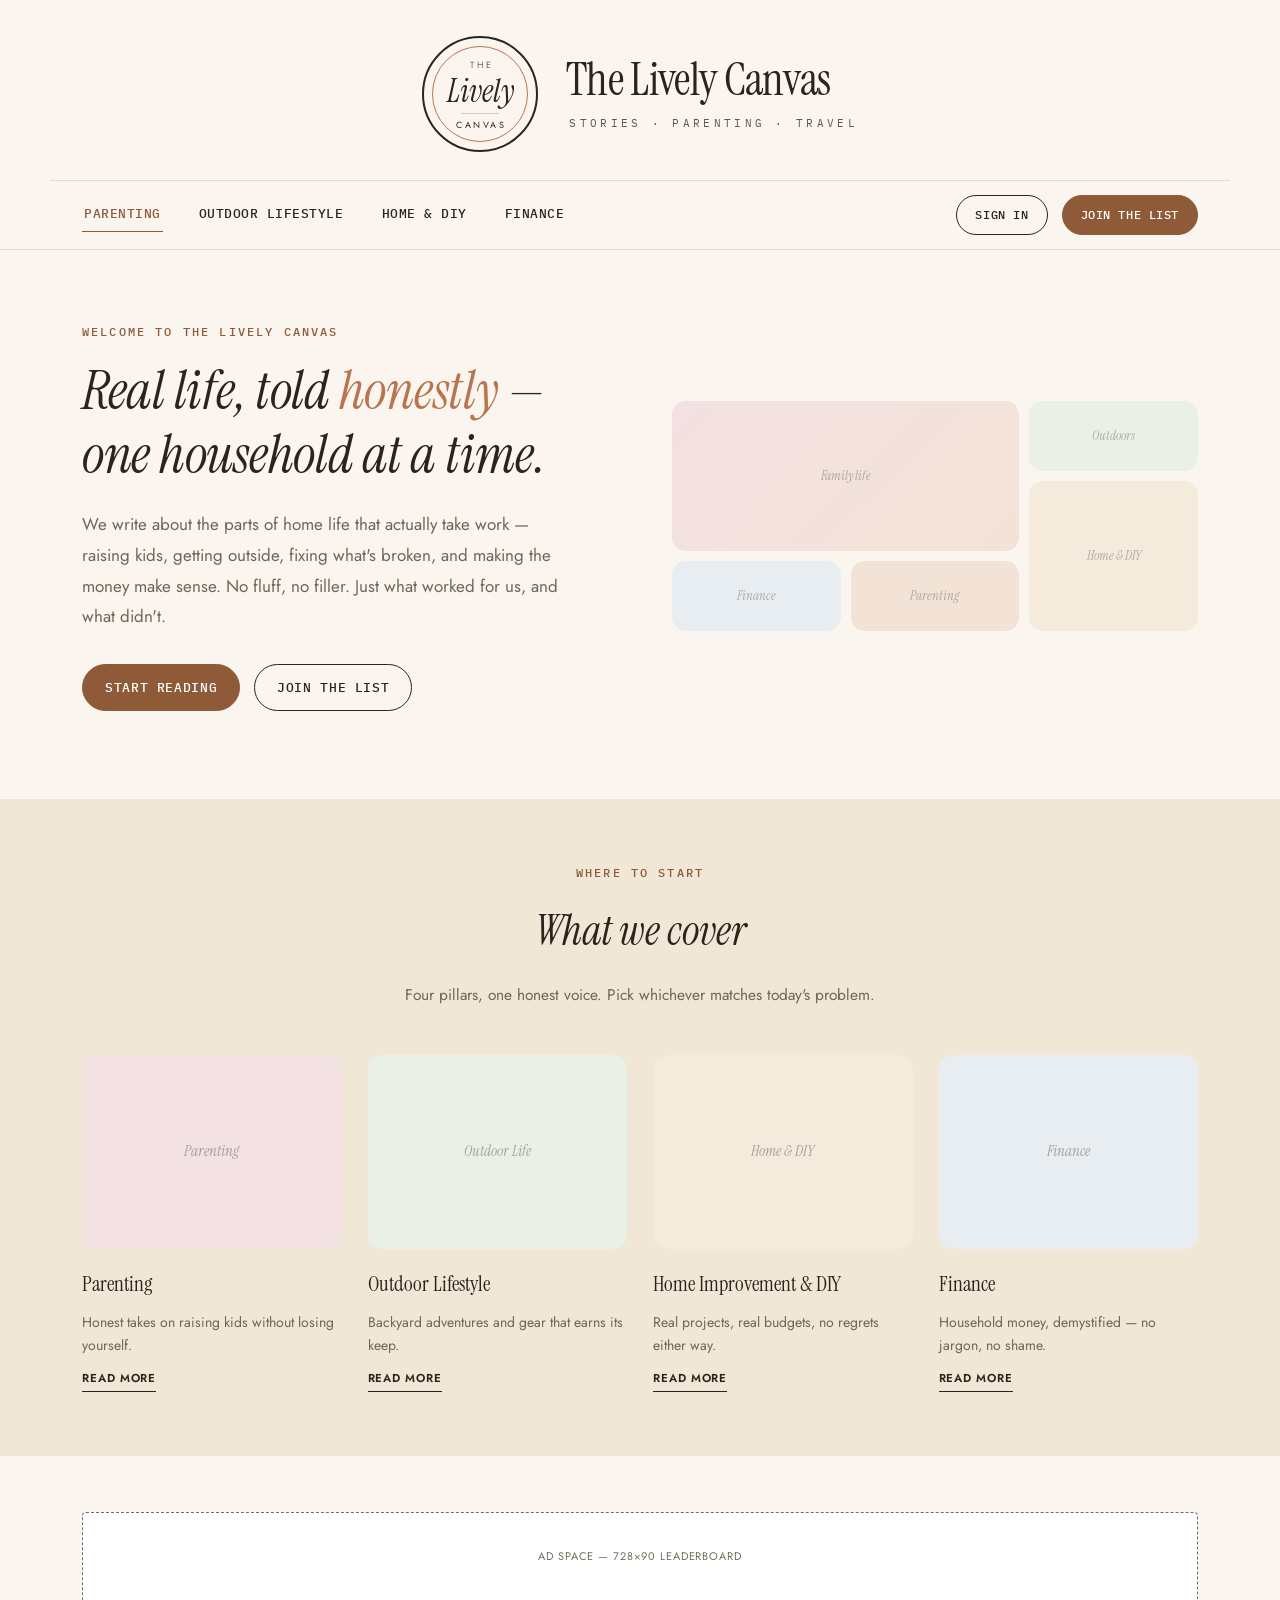
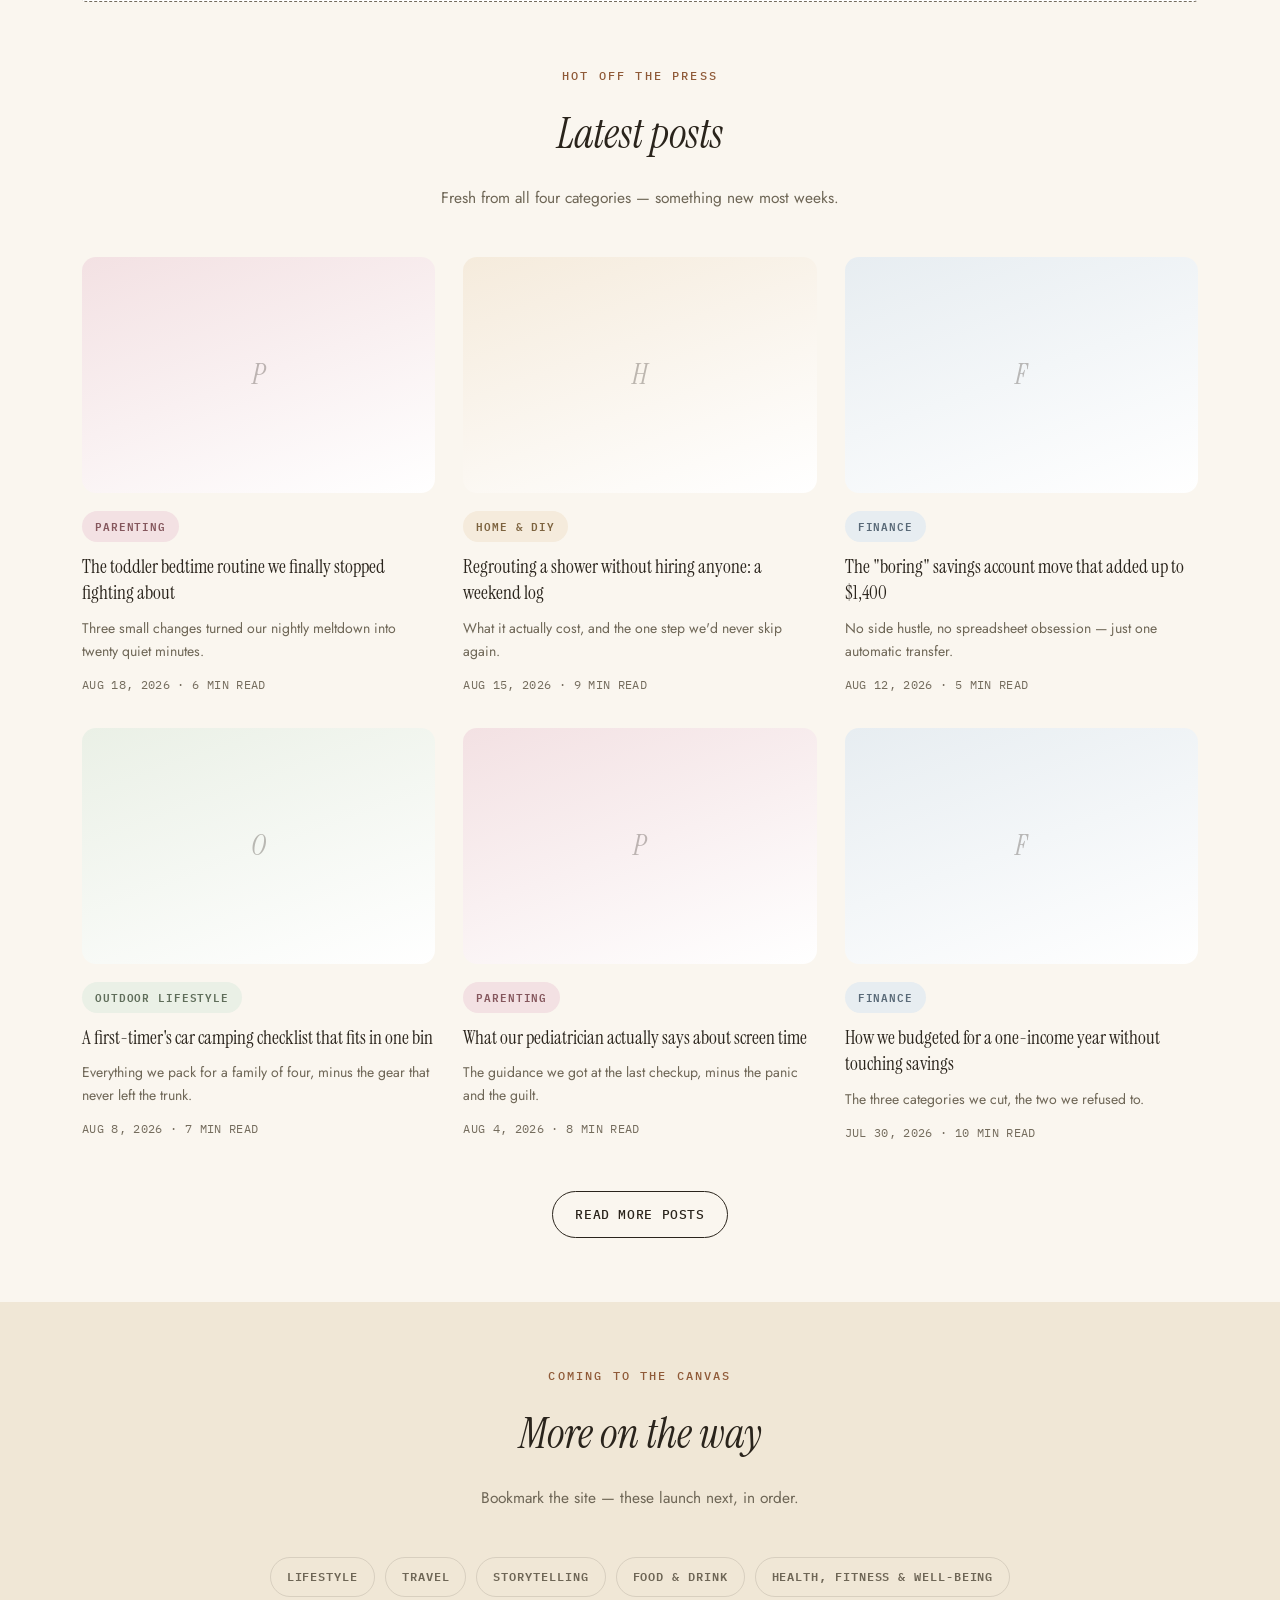
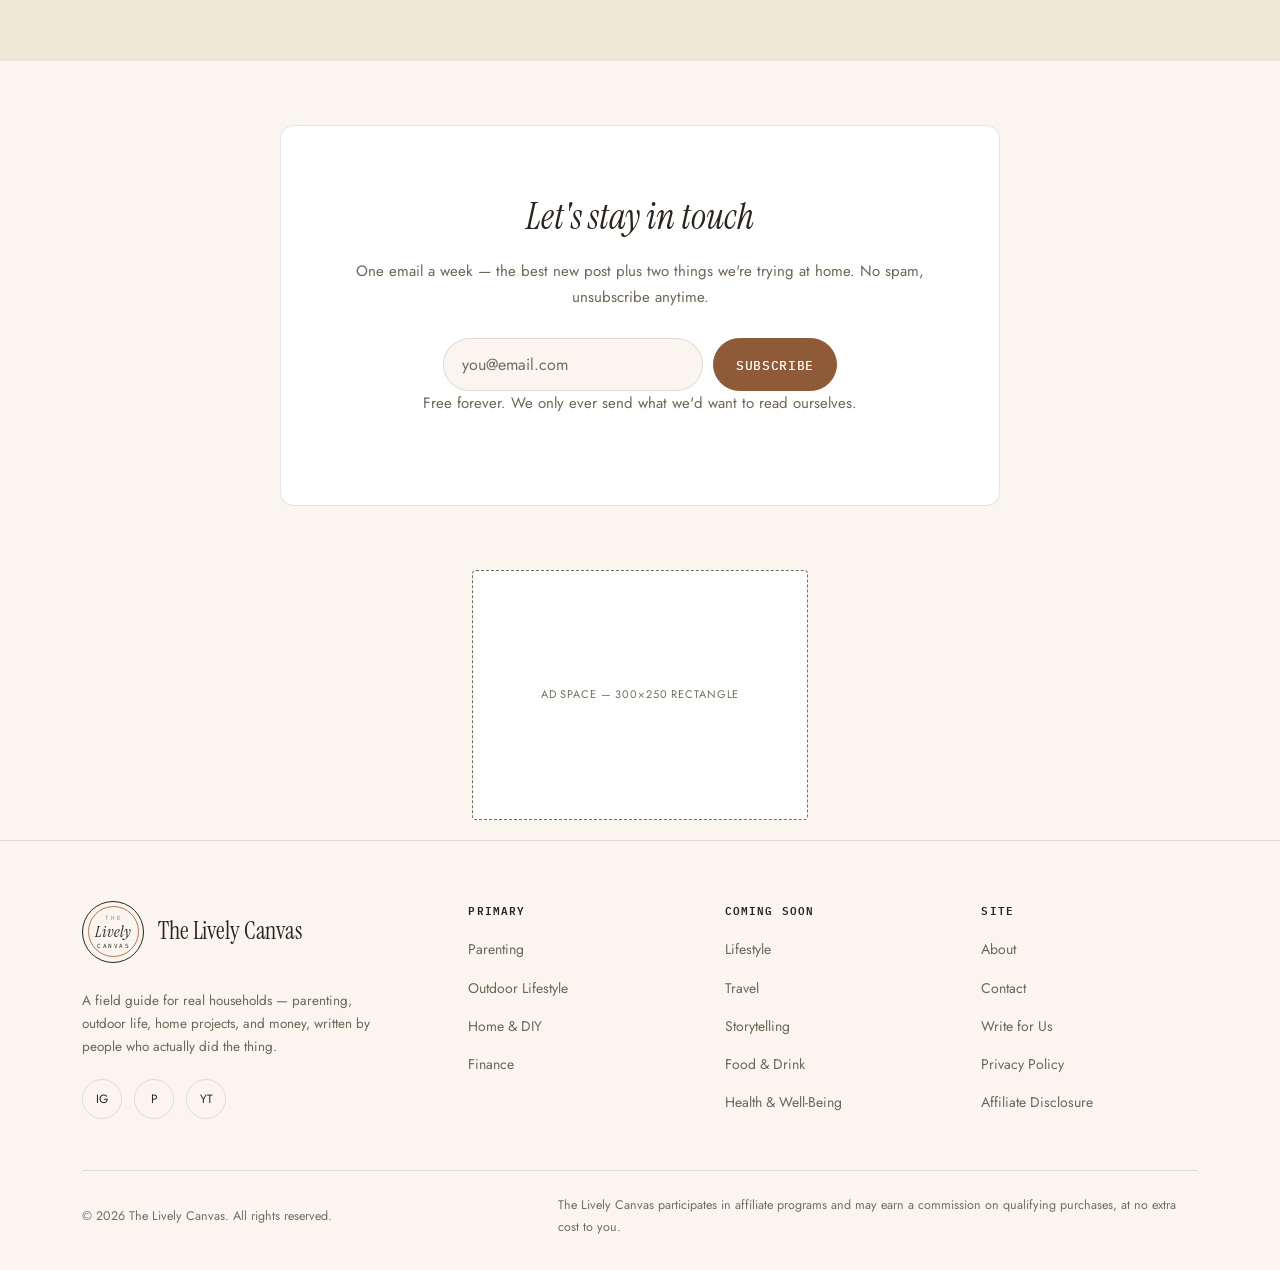
<file: index.html>
<!DOCTYPE html>
<html lang="en">
<head>
<meta charset="UTF-8">
<meta name="viewport" content="width=device-width, initial-scale=1.0">
<title>The Lively Canvas — A field guide for real households</title>
<meta name="description" content="Parenting, outdoor lifestyle, home improvement, and money — honest, useful writing for real households.">
<link rel="icon" type="image/svg+xml" href="favicon.svg">
<link rel="icon" type="image/png" sizes="32x32" href="favicon-32.png">
<link rel="icon" type="image/png" sizes="16x16" href="favicon-16.png">
<link rel="apple-touch-icon" href="apple-touch-icon.png">
<link rel="preconnect" href="https://fonts.googleapis.com">
<link href="https://fonts.googleapis.com/css2?family=Instrument+Serif:ital@0;1&family=IBM+Plex+Mono:wght@400;500&family=Jost:wght@400;500;600&display=swap" rel="stylesheet">
<link rel="stylesheet" href="styles.css">
</head>
<body>

<a href="#main-content" class="skip-link">Skip to main content</a>

<header class="site-header">
  <div class="header-brand-row">
    <a href="index.html" class="brand-seal brand-seal--hero">
      <span class="seal-ring" aria-hidden="true">
        <span class="seal-ring-inner">
          <span class="seal-the">THE</span>
          <span class="seal-letter">Lively</span>
          <span class="seal-divider"></span>
          <span class="seal-canvas">CANVAS</span>
        </span>
      </span>
      <span class="seal-text">
        <span class="seal-word">The Lively Canvas</span>
        <span class="seal-tagline">Stories · Parenting · Travel</span>
      </span>
    </a>
  </div>
  <div class="header-row">
    <nav class="primary-nav" aria-label="Primary">
      <a href="category.html?cat=parenting" class="active" aria-current="page">Parenting</a>
      <a href="category.html?cat=outdoor">Outdoor Lifestyle</a>
      <a href="category.html?cat=diy">Home &amp; DIY</a>
      <a href="category.html?cat=finance">Finance</a>
    </nav>
    <div class="header-actions">
      <a href="#newsletter" class="btn btn-ghost btn-sm">Sign in</a>
      <a href="#newsletter" class="btn btn-solid btn-sm">Join the list</a>
      <button class="nav-toggle" aria-label="Menu" aria-expanded="false" aria-controls="mobile-nav"><span></span><span></span><span></span></button>
    </div>
  </div>
  <nav class="mobile-nav" id="mobile-nav" aria-label="Mobile">
    <a href="category.html?cat=parenting">Parenting</a>
    <a href="category.html?cat=outdoor">Outdoor Lifestyle</a>
    <a href="category.html?cat=diy">Home &amp; DIY</a>
    <a href="category.html?cat=finance">Finance</a>
    <a href="#newsletter">Join the list</a>
  </nav>
</header>

<main id="main-content">

  <!-- HERO — personal welcome + photo collage -->
  <section class="hero">
    <div class="wrap hero-grid">
      <div class="hero-copy">
        <span class="eyebrow">Welcome to The Lively Canvas</span>
        <h1>Real life, told <span class="accent">honestly</span> — one household at a time.</h1>
        <p class="lede">We write about the parts of home life that actually take work — raising kids, getting outside, fixing what's broken, and making the money make sense. No fluff, no filler. Just what worked for us, and what didn't.</p>
        <div class="hero-cta">
          <a href="#latest" class="btn btn-solid">Start reading</a>
          <a href="#newsletter" class="btn btn-ghost">Join the list</a>
        </div>
      </div>
      <div class="photo-collage">
        <div class="ph ph1">Family life</div>
        <div class="ph ph2">Outdoors</div>
        <div class="ph ph3">Home &amp; DIY</div>
        <div class="ph ph4">Finance</div>
        <div class="ph ph5">Parenting</div>
      </div>
    </div>
  </section>

  <!-- WHAT WE COVER -->
  <section class="section tinted">
    <div class="wrap">
      <div class="section-head">
        <span class="eyebrow">Where to start</span>
        <h2>What we cover</h2>
        <p>Four pillars, one honest voice. Pick whichever matches today's problem.</p>
      </div>

      <div class="feature-grid">
        <a href="category.html?cat=parenting" class="feature-card">
          <div class="feature-photo rose">Parenting</div>
          <h3>Parenting</h3>
          <p>Honest takes on raising kids without losing yourself.</p>
          <span class="read-link">Read more</span>
        </a>
        <a href="category.html?cat=outdoor" class="feature-card">
          <div class="feature-photo sage">Outdoor Life</div>
          <h3>Outdoor Lifestyle</h3>
          <p>Backyard adventures and gear that earns its keep.</p>
          <span class="read-link">Read more</span>
        </a>
        <a href="category.html?cat=diy" class="feature-card">
          <div class="feature-photo caramel">Home &amp; DIY</div>
          <h3>Home Improvement &amp; DIY</h3>
          <p>Real projects, real budgets, no regrets either way.</p>
          <span class="read-link">Read more</span>
        </a>
        <a href="category.html?cat=finance" class="feature-card">
          <div class="feature-photo slate">Finance</div>
          <h3>Finance</h3>
          <p>Household money, demystified — no jargon, no shame.</p>
          <span class="read-link">Read more</span>
        </a>
      </div>
    </div>
  </section>

  <div class="wrap" style="padding-top:56px;">
    <div class="ad-slot leaderboard">Ad space — 728×90 leaderboard</div>
  </div>

  <!-- HOT OFF THE PRESS -->
  <section class="section" id="latest">
    <div class="wrap">
      <div class="section-head">
        <span class="eyebrow">Hot off the press</span>
        <h2>Latest posts</h2>
        <p>Fresh from all four categories — something new most weeks.</p>
      </div>

      <div class="post-card-grid">

        <article class="post-card">
          <a href="post.html"><div class="post-card-photo rose">P</div></a>
          <span class="pill rose">Parenting</span>
          <h3><a href="post.html">The toddler bedtime routine we finally stopped fighting about</a></h3>
          <p>Three small changes turned our nightly meltdown into twenty quiet minutes.</p>
          <span class="post-meta">Aug 18, 2026 · 6 min read</span>
        </article>

        <article class="post-card">
          <a href="post.html"><div class="post-card-photo caramel">H</div></a>
          <span class="pill caramel">Home &amp; DIY</span>
          <h3><a href="post.html">Regrouting a shower without hiring anyone: a weekend log</a></h3>
          <p>What it actually cost, and the one step we'd never skip again.</p>
          <span class="post-meta">Aug 15, 2026 · 9 min read</span>
        </article>

        <article class="post-card">
          <a href="post.html"><div class="post-card-photo slate">F</div></a>
          <span class="pill slate">Finance</span>
          <h3><a href="post.html">The "boring" savings account move that added up to $1,400</a></h3>
          <p>No side hustle, no spreadsheet obsession — just one automatic transfer.</p>
          <span class="post-meta">Aug 12, 2026 · 5 min read</span>
        </article>

        <article class="post-card">
          <a href="post.html"><div class="post-card-photo sage">O</div></a>
          <span class="pill sage">Outdoor Lifestyle</span>
          <h3><a href="post.html">A first-timer's car camping checklist that fits in one bin</a></h3>
          <p>Everything we pack for a family of four, minus the gear that never left the trunk.</p>
          <span class="post-meta">Aug 8, 2026 · 7 min read</span>
        </article>

        <article class="post-card">
          <a href="post.html"><div class="post-card-photo rose">P</div></a>
          <span class="pill rose">Parenting</span>
          <h3><a href="post.html">What our pediatrician actually says about screen time</a></h3>
          <p>The guidance we got at the last checkup, minus the panic and the guilt.</p>
          <span class="post-meta">Aug 4, 2026 · 8 min read</span>
        </article>

        <article class="post-card">
          <a href="post.html"><div class="post-card-photo slate">F</div></a>
          <span class="pill slate">Finance</span>
          <h3><a href="post.html">How we budgeted for a one-income year without touching savings</a></h3>
          <p>The three categories we cut, the two we refused to.</p>
          <span class="post-meta">Jul 30, 2026 · 10 min read</span>
        </article>

      </div>

      <div class="center-cta">
        <a href="category.html" class="btn btn-ghost">Read more posts</a>
      </div>
    </div>
  </section>

  <!-- SECONDARY CATEGORIES TEASER -->
  <section class="section tinted">
    <div class="wrap">
      <div class="section-head">
        <span class="eyebrow">Coming to the canvas</span>
        <h2>More on the way</h2>
        <p>Bookmark the site — these launch next, in order.</p>
      </div>
      <div class="pill-row">
        <span class="pill outline">Lifestyle</span>
        <span class="pill outline">Travel</span>
        <span class="pill outline">Storytelling</span>
        <span class="pill outline">Food &amp; Drink</span>
        <span class="pill outline">Health, Fitness &amp; Well-Being</span>
      </div>
    </div>
  </section>

  <!-- NEWSLETTER / GET IN TOUCH -->
  <section class="section" id="newsletter">
    <div class="wrap">
      <div class="newsletter">
        <h2>Let's stay in touch</h2>
        <p>One email a week — the best new post plus two things we're trying at home. No spam, unsubscribe anytime.</p>
        <form class="newsletter-form" data-newsletter>
          <label for="newsletter-email" class="visually-hidden">Email address</label>
          <input type="email" id="newsletter-email" name="email" placeholder="you@email.com" autocomplete="email" required>
          <button type="submit" class="btn btn-solid">Subscribe</button>
        </form>
        <p class="newsletter-confirm"></p>
        <p class="newsletter-note">Free forever. We only ever send what we'd want to read ourselves.</p>
      </div>
    </div>
  </section>

  <div class="wrap">
    <div class="ad-slot rectangle" style="max-width:336px;margin:0 auto;">Ad space — 300×250 rectangle</div>
  </div>

</main>

<footer class="site-footer">
  <div class="wrap">
    <div class="footer-grid">
      <div class="footer-brand">
        <a href="index.html" class="brand-seal">
          <span class="seal-ring" aria-hidden="true"><span class="seal-ring-inner"><span class="seal-the">THE</span><span class="seal-letter">Lively</span><span class="seal-canvas">CANVAS</span></span></span>
          <span class="seal-word">The Lively Canvas</span>
        </a>
        <p>A field guide for real households — parenting, outdoor life, home projects, and money, written by people who actually did the thing.</p>
        <div class="social-row">
          <a href="#" aria-label="Instagram">IG</a>
          <a href="#" aria-label="Pinterest">P</a>
          <a href="#" aria-label="YouTube">YT</a>
        </div>
      </div>
      <div class="footer-col">
        <h3>Primary</h3>
        <ul>
          <li><a href="category.html?cat=parenting">Parenting</a></li>
          <li><a href="category.html?cat=outdoor">Outdoor Lifestyle</a></li>
          <li><a href="category.html?cat=diy">Home &amp; DIY</a></li>
          <li><a href="category.html?cat=finance">Finance</a></li>
        </ul>
      </div>
      <div class="footer-col">
        <h3>Coming soon</h3>
        <ul>
          <li><a href="#">Lifestyle</a></li>
          <li><a href="#">Travel</a></li>
          <li><a href="#">Storytelling</a></li>
          <li><a href="#">Food &amp; Drink</a></li>
          <li><a href="#">Health &amp; Well-Being</a></li>
        </ul>
      </div>
      <div class="footer-col">
        <h3>Site</h3>
        <ul>
          <li><a href="#">About</a></li>
          <li><a href="#">Contact</a></li>
          <li><a href="write-for-us.html">Write for Us</a></li>
          <li><a href="#">Privacy Policy</a></li>
          <li><a href="#">Affiliate Disclosure</a></li>
        </ul>
      </div>
    </div>
    <div class="footer-bottom">
      <p>© 2026 The Lively Canvas. All rights reserved.</p>
      <p class="disclosure">The Lively Canvas participates in affiliate programs and may earn a commission on qualifying purchases, at no extra cost to you.</p>
    </div>
  </div>
</footer>

<script src="script.js"></script>
</body>
</html>
</file>
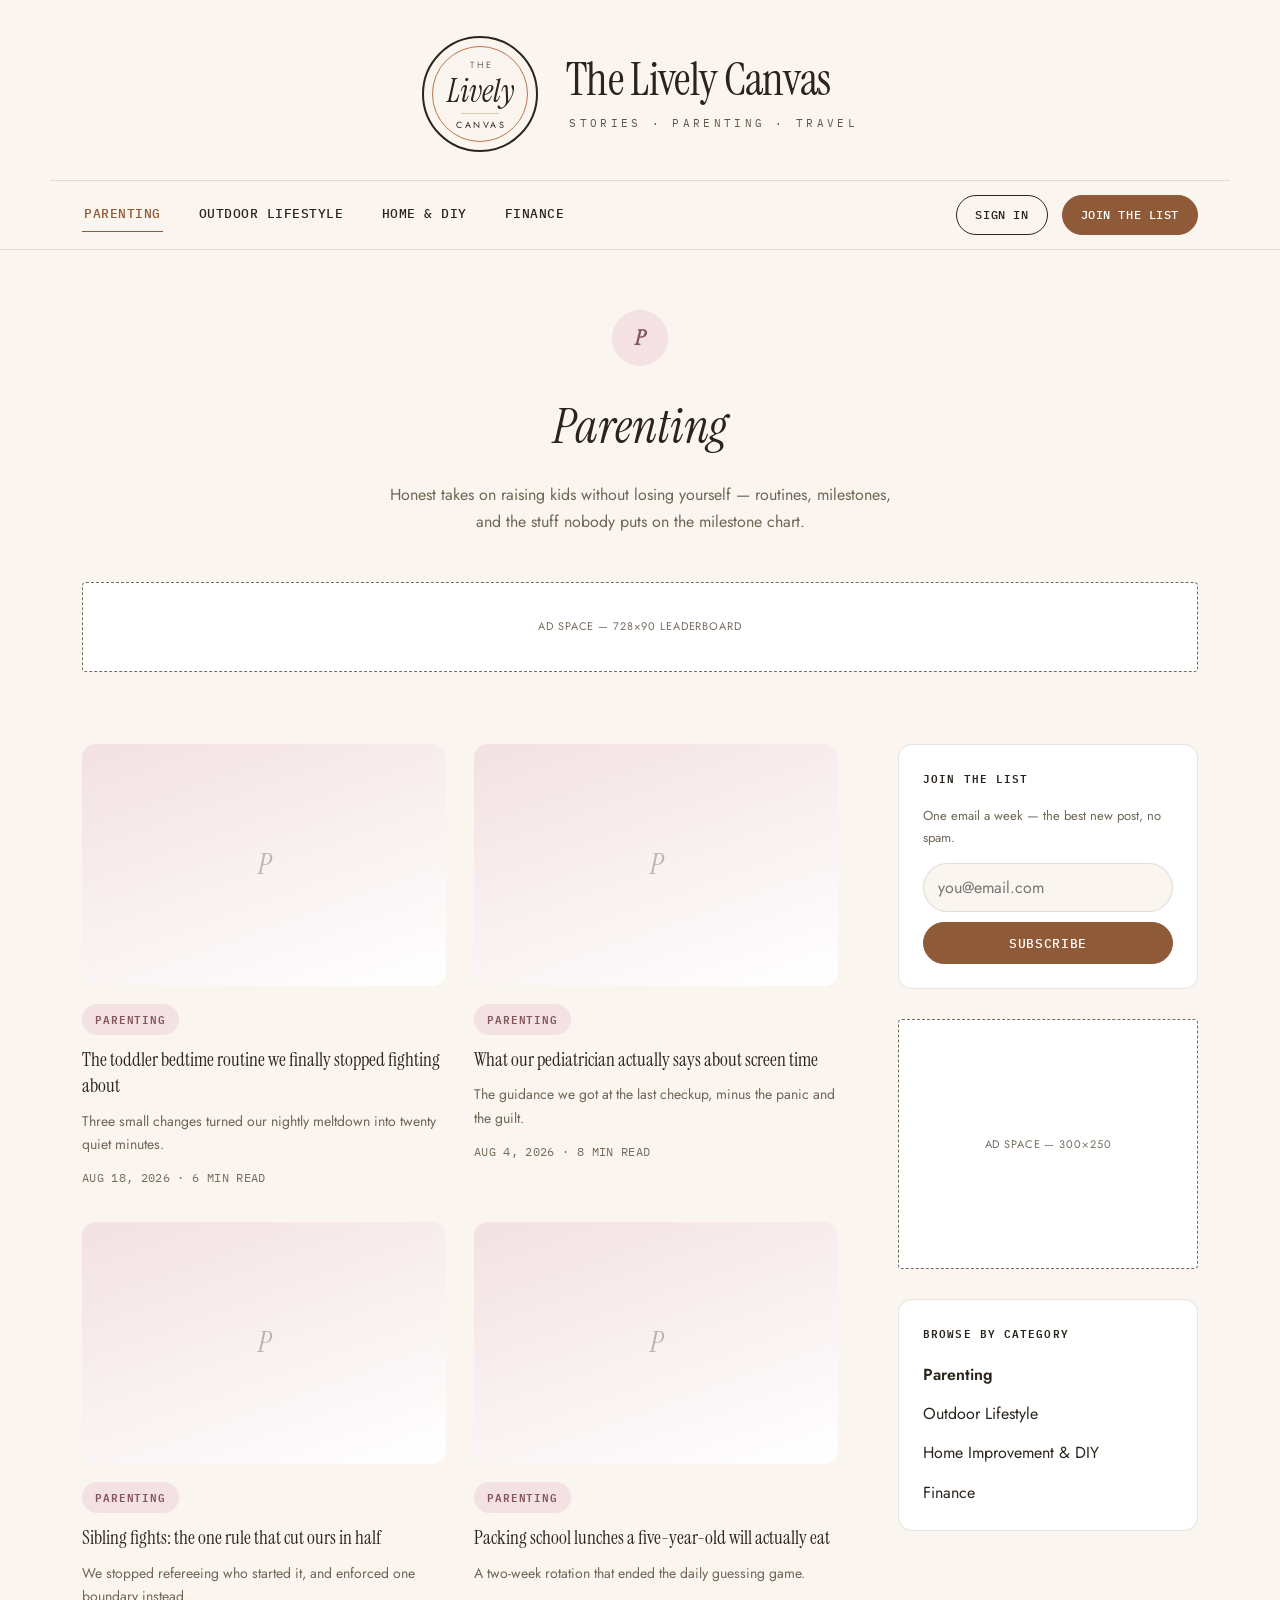
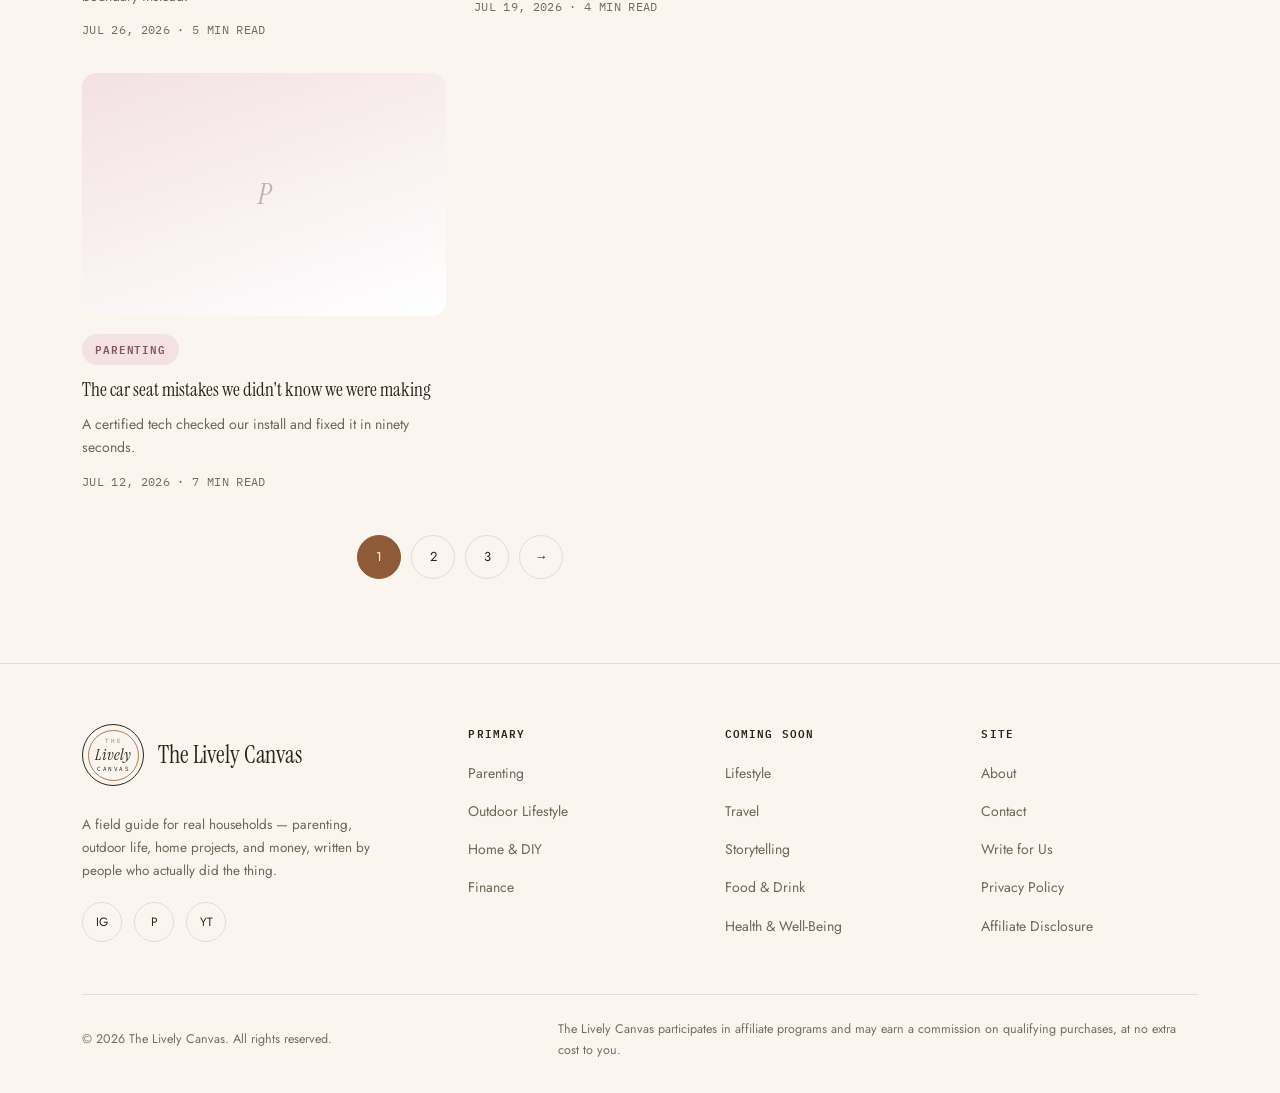
<file: category.html>
<!DOCTYPE html>
<html lang="en">
<head>
<meta charset="UTF-8">
<meta name="viewport" content="width=device-width, initial-scale=1.0">
<title>Parenting — The Lively Canvas</title>
<meta name="description" content="Honest takes on raising kids without losing yourself.">
<link rel="icon" type="image/svg+xml" href="favicon.svg">
<link rel="icon" type="image/png" sizes="32x32" href="favicon-32.png">
<link rel="icon" type="image/png" sizes="16x16" href="favicon-16.png">
<link rel="apple-touch-icon" href="apple-touch-icon.png">
<link rel="preconnect" href="https://fonts.googleapis.com">
<link href="https://fonts.googleapis.com/css2?family=Instrument+Serif:ital@0;1&family=IBM+Plex+Mono:wght@400;500&family=Jost:wght@400;500;600&display=swap" rel="stylesheet">
<link rel="stylesheet" href="styles.css">
</head>
<body>

<a href="#main-content" class="skip-link">Skip to main content</a>

<header class="site-header">
  <div class="header-brand-row">
    <a href="index.html" class="brand-seal brand-seal--hero">
      <span class="seal-ring" aria-hidden="true">
        <span class="seal-ring-inner">
          <span class="seal-the">THE</span>
          <span class="seal-letter">Lively</span>
          <span class="seal-divider"></span>
          <span class="seal-canvas">CANVAS</span>
        </span>
      </span>
      <span class="seal-text">
        <span class="seal-word">The Lively Canvas</span>
        <span class="seal-tagline">Stories · Parenting · Travel</span>
      </span>
    </a>
  </div>
  <div class="header-row">
    <nav class="primary-nav" aria-label="Primary">
      <a href="category.html?cat=parenting" class="active" aria-current="page">Parenting</a>
      <a href="category.html?cat=outdoor">Outdoor Lifestyle</a>
      <a href="category.html?cat=diy">Home &amp; DIY</a>
      <a href="category.html?cat=finance">Finance</a>
    </nav>
    <div class="header-actions">
      <a href="index.html#newsletter" class="btn btn-ghost btn-sm">Sign in</a>
      <a href="index.html#newsletter" class="btn btn-solid btn-sm">Join the list</a>
      <button class="nav-toggle" aria-label="Menu" aria-expanded="false" aria-controls="mobile-nav"><span></span><span></span><span></span></button>
    </div>
  </div>
  <nav class="mobile-nav" id="mobile-nav" aria-label="Mobile">
    <a href="category.html?cat=parenting">Parenting</a>
    <a href="category.html?cat=outdoor">Outdoor Lifestyle</a>
    <a href="category.html?cat=diy">Home &amp; DIY</a>
    <a href="category.html?cat=finance">Finance</a>
    <a href="index.html#newsletter">Join the list</a>
  </nav>
</header>

<main id="main-content">

  <section class="cat-hero">
    <div class="wrap">
      <div class="cat-icon" aria-hidden="true" style="background:var(--rose-soft); color:var(--rose);">P</div>
      <h1>Parenting</h1>
      <p>Honest takes on raising kids without losing yourself — routines, milestones, and the stuff nobody puts on the milestone chart.</p>
    </div>
  </section>

  <div class="wrap" style="padding-bottom:8px;">
    <div class="ad-slot leaderboard">Ad space — 728×90 leaderboard</div>
  </div>

  <section class="section">
    <div class="wrap">
      <div class="post-layout">
        <div>
          <h2 class="visually-hidden">Latest Parenting posts</h2>
          <div class="post-card-grid" style="grid-template-columns: repeat(2,1fr);">

            <article class="post-card">
              <a href="post.html"><div class="post-card-photo rose">P</div></a>
              <span class="pill rose">Parenting</span>
              <h3><a href="post.html">The toddler bedtime routine we finally stopped fighting about</a></h3>
              <p>Three small changes turned our nightly meltdown into twenty quiet minutes.</p>
              <span class="post-meta">Aug 18, 2026 · 6 min read</span>
            </article>

            <article class="post-card">
              <a href="post.html"><div class="post-card-photo rose">P</div></a>
              <span class="pill rose">Parenting</span>
              <h3><a href="post.html">What our pediatrician actually says about screen time</a></h3>
              <p>The guidance we got at the last checkup, minus the panic and the guilt.</p>
              <span class="post-meta">Aug 4, 2026 · 8 min read</span>
            </article>

            <article class="post-card">
              <a href="post.html"><div class="post-card-photo rose">P</div></a>
              <span class="pill rose">Parenting</span>
              <h3><a href="post.html">Sibling fights: the one rule that cut ours in half</a></h3>
              <p>We stopped refereeing who started it, and enforced one boundary instead.</p>
              <span class="post-meta">Jul 26, 2026 · 5 min read</span>
            </article>

            <article class="post-card">
              <a href="post.html"><div class="post-card-photo rose">P</div></a>
              <span class="pill rose">Parenting</span>
              <h3><a href="post.html">Packing school lunches a five-year-old will actually eat</a></h3>
              <p>A two-week rotation that ended the daily guessing game.</p>
              <span class="post-meta">Jul 19, 2026 · 4 min read</span>
            </article>

            <article class="post-card">
              <a href="post.html"><div class="post-card-photo rose">P</div></a>
              <span class="pill rose">Parenting</span>
              <h3><a href="post.html">The car seat mistakes we didn't know we were making</a></h3>
              <p>A certified tech checked our install and fixed it in ninety seconds.</p>
              <span class="post-meta">Jul 12, 2026 · 7 min read</span>
            </article>

          </div>

          <nav class="pagination" aria-label="Pagination">
            <a href="#" class="active" aria-current="page">1</a>
            <a href="#">2</a>
            <a href="#">3</a>
            <a href="#" aria-label="Next page">→</a>
          </nav>
        </div>

        <aside class="sidebar">
          <div class="widget widget-newsletter" id="newsletter">
            <h3>Join the list</h3>
            <p>One email a week — the best new post, no spam.</p>
            <form data-newsletter>
              <label for="cat-newsletter-email" class="visually-hidden">Email address</label>
              <input type="email" id="cat-newsletter-email" name="email" placeholder="you@email.com" autocomplete="email" required>
              <button type="submit" class="btn btn-solid">Subscribe</button>
            </form>
            <p class="newsletter-confirm" style="font-size:12px;"></p>
          </div>
          <div class="ad-slot rectangle">Ad space — 300×250</div>
          <div class="widget">
            <h3>Browse by category</h3>
            <ul style="display:flex; flex-direction:column; gap:12px;">
              <li><a href="category.html?cat=parenting" style="font-weight:600;">Parenting</a></li>
              <li><a href="category.html?cat=outdoor">Outdoor Lifestyle</a></li>
              <li><a href="category.html?cat=diy">Home Improvement &amp; DIY</a></li>
              <li><a href="category.html?cat=finance">Finance</a></li>
            </ul>
          </div>
        </aside>
      </div>
    </div>
  </section>

</main>

<footer class="site-footer">
  <div class="wrap">
    <div class="footer-grid">
      <div class="footer-brand">
        <a href="index.html" class="brand-seal">
          <span class="seal-ring" aria-hidden="true"><span class="seal-ring-inner"><span class="seal-the">THE</span><span class="seal-letter">Lively</span><span class="seal-canvas">CANVAS</span></span></span>
          <span class="seal-word">The Lively Canvas</span>
        </a>
        <p>A field guide for real households — parenting, outdoor life, home projects, and money, written by people who actually did the thing.</p>
        <div class="social-row">
          <a href="#" aria-label="Instagram">IG</a>
          <a href="#" aria-label="Pinterest">P</a>
          <a href="#" aria-label="YouTube">YT</a>
        </div>
      </div>
      <div class="footer-col">
        <h3>Primary</h3>
        <ul>
          <li><a href="category.html?cat=parenting">Parenting</a></li>
          <li><a href="category.html?cat=outdoor">Outdoor Lifestyle</a></li>
          <li><a href="category.html?cat=diy">Home &amp; DIY</a></li>
          <li><a href="category.html?cat=finance">Finance</a></li>
        </ul>
      </div>
      <div class="footer-col">
        <h3>Coming soon</h3>
        <ul>
          <li><a href="#">Lifestyle</a></li>
          <li><a href="#">Travel</a></li>
          <li><a href="#">Storytelling</a></li>
          <li><a href="#">Food &amp; Drink</a></li>
          <li><a href="#">Health &amp; Well-Being</a></li>
        </ul>
      </div>
      <div class="footer-col">
        <h3>Site</h3>
        <ul>
          <li><a href="#">About</a></li>
          <li><a href="#">Contact</a></li>
          <li><a href="write-for-us.html">Write for Us</a></li>
          <li><a href="#">Privacy Policy</a></li>
          <li><a href="#">Affiliate Disclosure</a></li>
        </ul>
      </div>
    </div>
    <div class="footer-bottom">
      <p>© 2026 The Lively Canvas. All rights reserved.</p>
      <p class="disclosure">The Lively Canvas participates in affiliate programs and may earn a commission on qualifying purchases, at no extra cost to you.</p>
    </div>
  </div>
</footer>

<script src="script.js"></script>
</body>
</html>
</file>
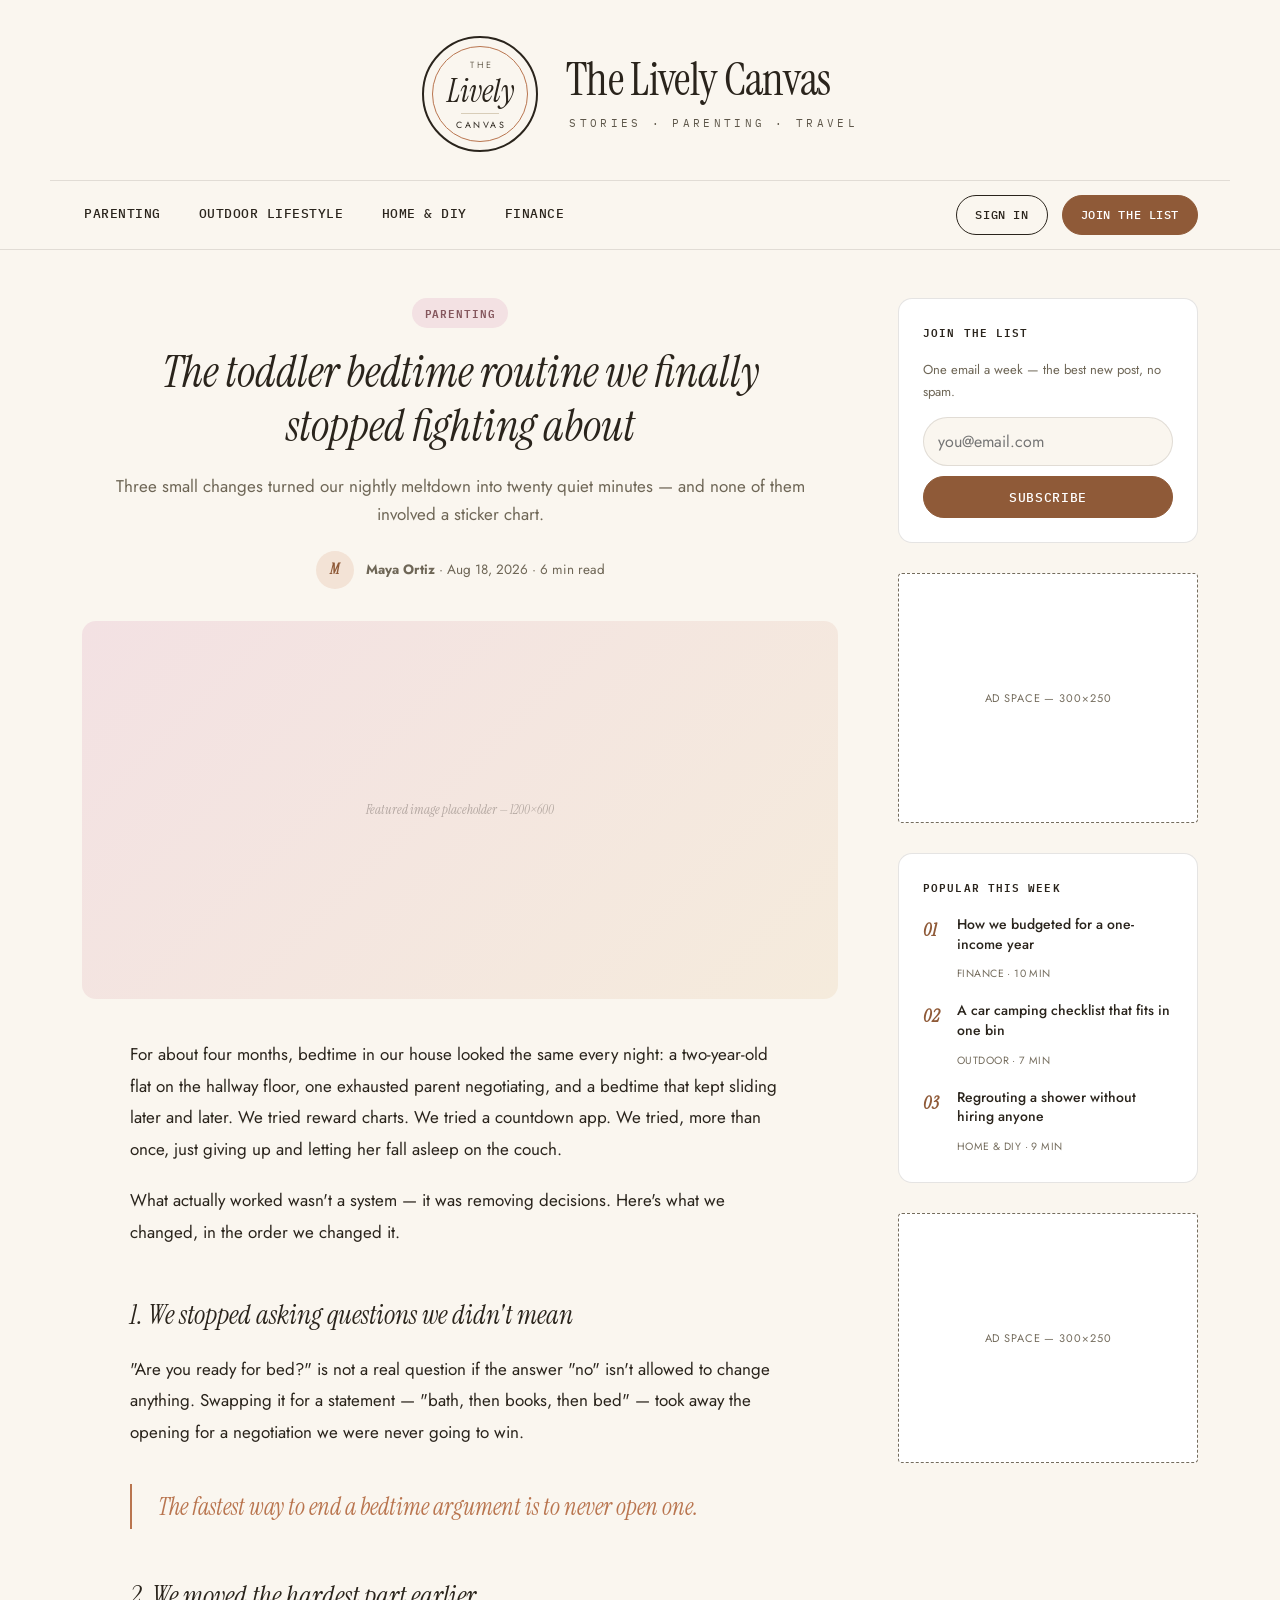
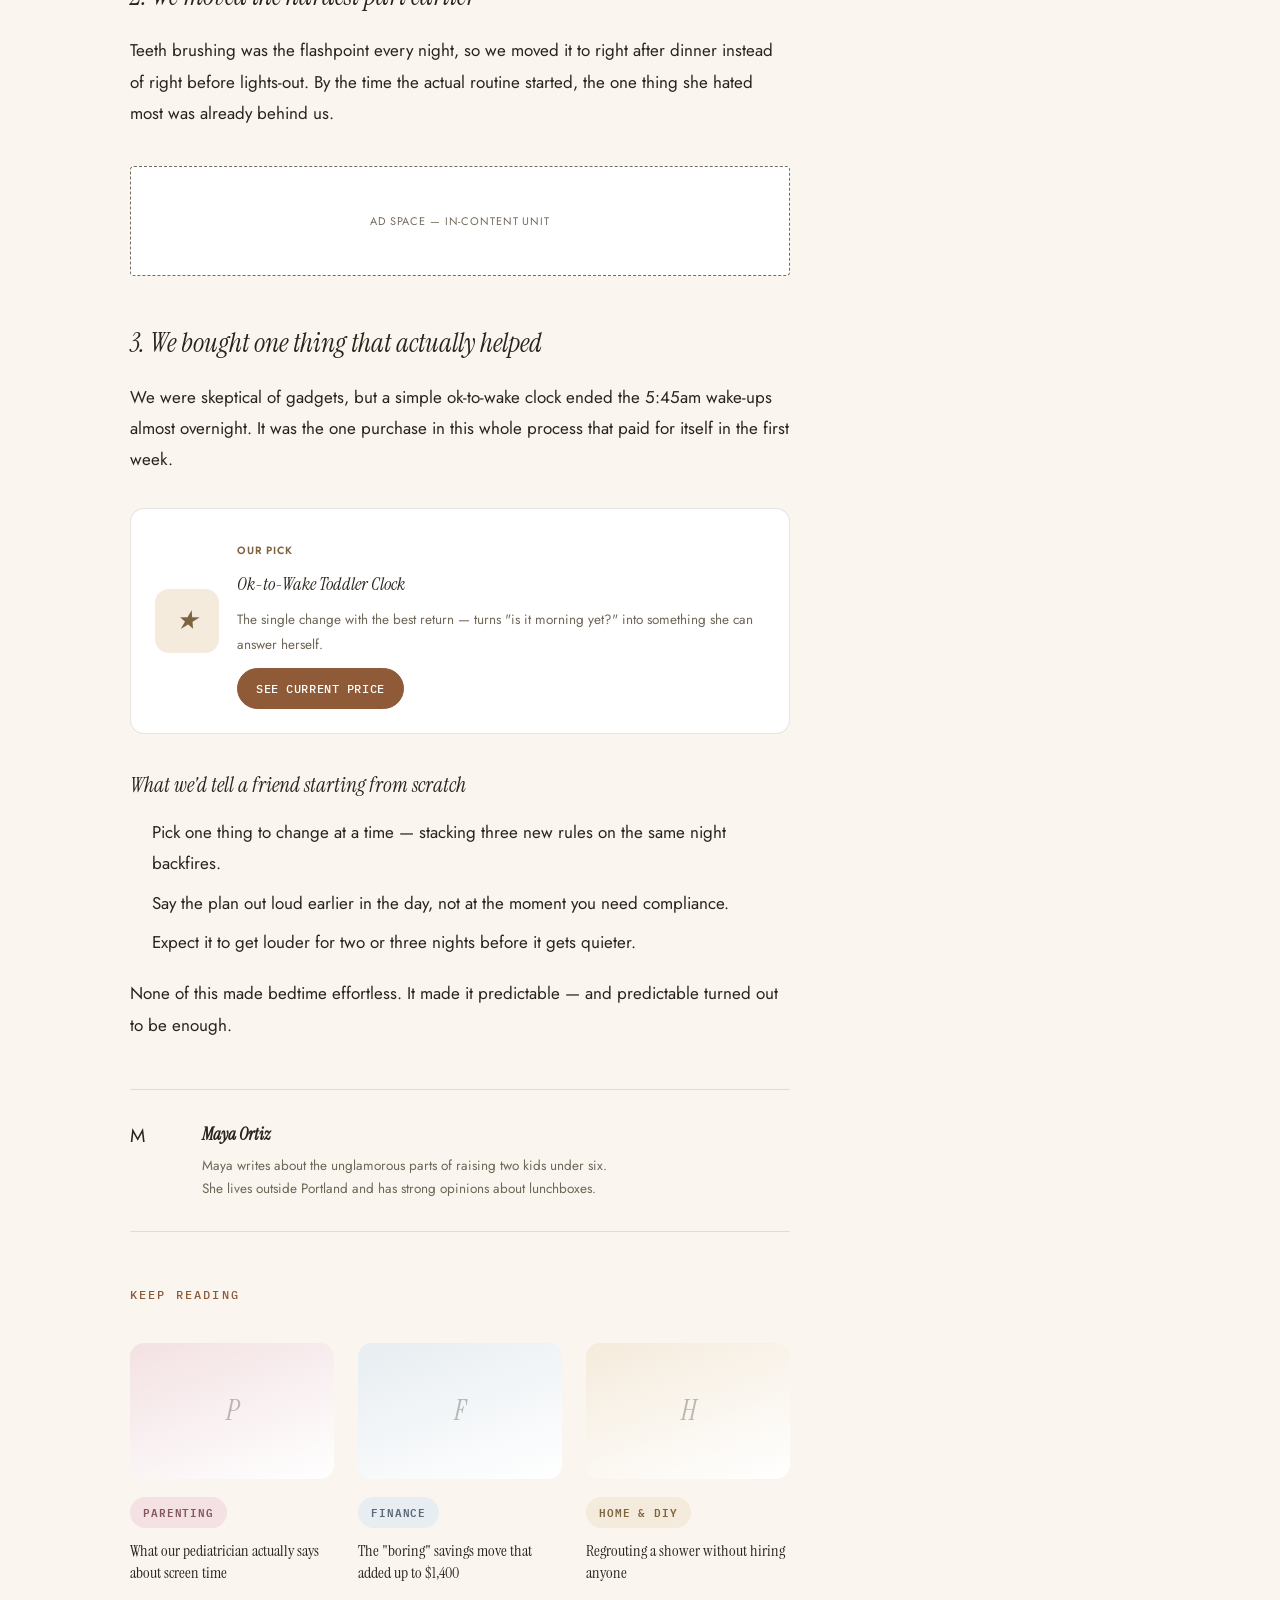
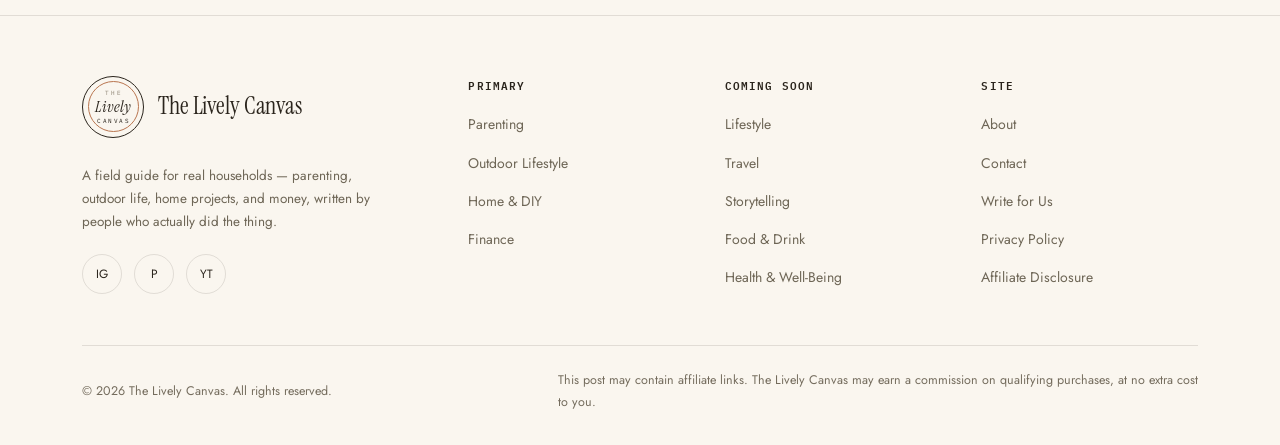
<file: post.html>
<!DOCTYPE html>
<html lang="en">
<head>
<meta charset="UTF-8">
<meta name="viewport" content="width=device-width, initial-scale=1.0">
<title>The toddler bedtime routine we finally stopped fighting about — The Lively Canvas</title>
<meta name="description" content="Three small changes turned our nightly meltdown into twenty quiet minutes.">
<link rel="icon" type="image/svg+xml" href="favicon.svg">
<link rel="icon" type="image/png" sizes="32x32" href="favicon-32.png">
<link rel="icon" type="image/png" sizes="16x16" href="favicon-16.png">
<link rel="apple-touch-icon" href="apple-touch-icon.png">
<link rel="preconnect" href="https://fonts.googleapis.com">
<link href="https://fonts.googleapis.com/css2?family=Instrument+Serif:ital@0;1&family=IBM+Plex+Mono:wght@400;500&family=Jost:wght@400;500;600&display=swap" rel="stylesheet">
<link rel="stylesheet" href="styles.css">
</head>
<body>

<a href="#main-content" class="skip-link">Skip to main content</a>

<header class="site-header">
  <div class="header-brand-row">
    <a href="index.html" class="brand-seal brand-seal--hero">
      <span class="seal-ring" aria-hidden="true">
        <span class="seal-ring-inner">
          <span class="seal-the">THE</span>
          <span class="seal-letter">Lively</span>
          <span class="seal-divider"></span>
          <span class="seal-canvas">CANVAS</span>
        </span>
      </span>
      <span class="seal-text">
        <span class="seal-word">The Lively Canvas</span>
        <span class="seal-tagline">Stories · Parenting · Travel</span>
      </span>
    </a>
  </div>
  <div class="header-row">
    <nav class="primary-nav" aria-label="Primary">
      <a href="category.html?cat=parenting">Parenting</a>
      <a href="category.html?cat=outdoor">Outdoor Lifestyle</a>
      <a href="category.html?cat=diy">Home &amp; DIY</a>
      <a href="category.html?cat=finance">Finance</a>
    </nav>
    <div class="header-actions">
      <a href="#newsletter" class="btn btn-ghost btn-sm">Sign in</a>
      <a href="#newsletter" class="btn btn-solid btn-sm">Join the list</a>
      <button class="nav-toggle" aria-label="Menu" aria-expanded="false" aria-controls="mobile-nav"><span></span><span></span><span></span></button>
    </div>
  </div>
  <nav class="mobile-nav" id="mobile-nav" aria-label="Mobile">
    <a href="category.html?cat=parenting">Parenting</a>
    <a href="category.html?cat=outdoor">Outdoor Lifestyle</a>
    <a href="category.html?cat=diy">Home &amp; DIY</a>
    <a href="category.html?cat=finance">Finance</a>
    <a href="#newsletter">Join the list</a>
  </nav>
</header>

<main id="main-content" class="wrap" style="padding-top:48px;">

  <div class="post-layout">
    <article>
      <div class="article-header">
        <span class="pill rose">Parenting</span>
        <h1>The toddler bedtime routine we finally stopped fighting about</h1>
        <p class="lede">Three small changes turned our nightly meltdown into twenty quiet minutes — and none of them involved a sticker chart.</p>
        <div class="byline">
          <span class="avatar" aria-hidden="true">M</span>
          <div>
            <strong>Maya Ortiz</strong> · Aug 18, 2026 · 6 min read
          </div>
        </div>
      </div>

      <div class="article-hero-img">Featured image placeholder — 1200×600</div>

      <div class="article-body">
        <p>For about four months, bedtime in our house looked the same every night: a two-year-old flat on the hallway floor, one exhausted parent negotiating, and a bedtime that kept sliding later and later. We tried reward charts. We tried a countdown app. We tried, more than once, just giving up and letting her fall asleep on the couch.</p>

        <p>What actually worked wasn't a system — it was removing decisions. Here's what we changed, in the order we changed it.</p>

        <h2>1. We stopped asking questions we didn't mean</h2>
        <p>"Are you ready for bed?" is not a real question if the answer "no" isn't allowed to change anything. Swapping it for a statement — "bath, then books, then bed" — took away the opening for a negotiation we were never going to win.</p>

        <blockquote>The fastest way to end a bedtime argument is to never open one.</blockquote>

        <h2>2. We moved the hardest part earlier</h2>
        <p>Teeth brushing was the flashpoint every night, so we moved it to right after dinner instead of right before lights-out. By the time the actual routine started, the one thing she hated most was already behind us.</p>

        <div class="ad-slot incontent">Ad space — in-content unit</div>

        <h2>3. We bought one thing that actually helped</h2>
        <p>We were skeptical of gadgets, but a simple ok-to-wake clock ended the 5:45am wake-ups almost overnight. It was the one purchase in this whole process that paid for itself in the first week.</p>

        <div class="pick-box">
          <div class="pick-swatch" aria-hidden="true">★</div>
          <div>
            <span class="pick-eyebrow">Our pick</span>
            <h3>Ok-to-Wake Toddler Clock</h3>
            <p>The single change with the best return — turns "is it morning yet?" into something she can answer herself.</p>
            <a href="#" class="btn btn-solid btn-sm">See current price</a>
          </div>
        </div>

        <h3>What we'd tell a friend starting from scratch</h3>
        <ul>
          <li>Pick one thing to change at a time — stacking three new rules on the same night backfires.</li>
          <li>Say the plan out loud earlier in the day, not at the moment you need compliance.</li>
          <li>Expect it to get louder for two or three nights before it gets quieter.</li>
        </ul>

        <p>None of this made bedtime effortless. It made it predictable — and predictable turned out to be enough.</p>
      </div>

      <div class="author-box">
        <span class="avatar" aria-hidden="true">M</span>
        <div>
          <h4>Maya Ortiz</h4>
          <p>Maya writes about the unglamorous parts of raising two kids under six. She lives outside Portland and has strong opinions about lunchboxes.</p>
        </div>
      </div>

      <div id="related" style="max-width:66ch; margin:0 auto;">
        <span class="eyebrow">Keep reading</span>
        <div class="related-grid">
          <a href="post.html" class="post-card">
            <div class="post-card-photo rose">P</div>
            <span class="pill rose">Parenting</span>
            <h3 style="font-size:16px;">What our pediatrician actually says about screen time</h3>
          </a>
          <a href="post.html" class="post-card">
            <div class="post-card-photo slate">F</div>
            <span class="pill slate">Finance</span>
            <h3 style="font-size:16px;">The "boring" savings move that added up to $1,400</h3>
          </a>
          <a href="post.html" class="post-card">
            <div class="post-card-photo caramel">H</div>
            <span class="pill caramel">Home &amp; DIY</span>
            <h3 style="font-size:16px;">Regrouting a shower without hiring anyone</h3>
          </a>
        </div>
      </div>
    </article>

    <aside class="sidebar">
      <div class="widget widget-newsletter" id="newsletter">
        <h3>Join the list</h3>
        <p>One email a week — the best new post, no spam.</p>
        <form data-newsletter>
          <label for="sidebar-newsletter-email" class="visually-hidden">Email address</label>
          <input type="email" id="sidebar-newsletter-email" name="email" placeholder="you@email.com" autocomplete="email" required>
          <button type="submit" class="btn btn-solid">Subscribe</button>
        </form>
        <p class="newsletter-confirm" style="font-size:12px;"></p>
      </div>

      <div class="ad-slot rectangle">Ad space — 300×250</div>

      <div class="widget">
        <h3>Popular this week</h3>
        <div class="widget-post">
          <span class="num" aria-hidden="true">01</span>
          <div>
            <h4>How we budgeted for a one-income year</h4>
            <span>Finance · 10 min</span>
          </div>
        </div>
        <div class="widget-post">
          <span class="num" aria-hidden="true">02</span>
          <div>
            <h4>A car camping checklist that fits in one bin</h4>
            <span>Outdoor · 7 min</span>
          </div>
        </div>
        <div class="widget-post">
          <span class="num" aria-hidden="true">03</span>
          <div>
            <h4>Regrouting a shower without hiring anyone</h4>
            <span>Home &amp; DIY · 9 min</span>
          </div>
        </div>
      </div>

      <div class="ad-slot rectangle">Ad space — 300×250</div>
    </aside>
  </div>

</main>

<footer class="site-footer">
  <div class="wrap">
    <div class="footer-grid">
      <div class="footer-brand">
        <a href="index.html" class="brand-seal">
          <span class="seal-ring" aria-hidden="true"><span class="seal-ring-inner"><span class="seal-the">THE</span><span class="seal-letter">Lively</span><span class="seal-canvas">CANVAS</span></span></span>
          <span class="seal-word">The Lively Canvas</span>
        </a>
        <p>A field guide for real households — parenting, outdoor life, home projects, and money, written by people who actually did the thing.</p>
        <div class="social-row">
          <a href="#" aria-label="Instagram">IG</a>
          <a href="#" aria-label="Pinterest">P</a>
          <a href="#" aria-label="YouTube">YT</a>
        </div>
      </div>
      <div class="footer-col">
        <h3>Primary</h3>
        <ul>
          <li><a href="category.html?cat=parenting">Parenting</a></li>
          <li><a href="category.html?cat=outdoor">Outdoor Lifestyle</a></li>
          <li><a href="category.html?cat=diy">Home &amp; DIY</a></li>
          <li><a href="category.html?cat=finance">Finance</a></li>
        </ul>
      </div>
      <div class="footer-col">
        <h3>Coming soon</h3>
        <ul>
          <li><a href="#">Lifestyle</a></li>
          <li><a href="#">Travel</a></li>
          <li><a href="#">Storytelling</a></li>
          <li><a href="#">Food &amp; Drink</a></li>
          <li><a href="#">Health &amp; Well-Being</a></li>
        </ul>
      </div>
      <div class="footer-col">
        <h3>Site</h3>
        <ul>
          <li><a href="#">About</a></li>
          <li><a href="#">Contact</a></li>
          <li><a href="write-for-us.html">Write for Us</a></li>
          <li><a href="#">Privacy Policy</a></li>
          <li><a href="#">Affiliate Disclosure</a></li>
        </ul>
      </div>
    </div>
    <div class="footer-bottom">
      <p>© 2026 The Lively Canvas. All rights reserved.</p>
      <p class="disclosure">This post may contain affiliate links. The Lively Canvas may earn a commission on qualifying purchases, at no extra cost to you.</p>
    </div>
  </div>
</footer>

<script src="script.js"></script>
</body>
</html>
</file>
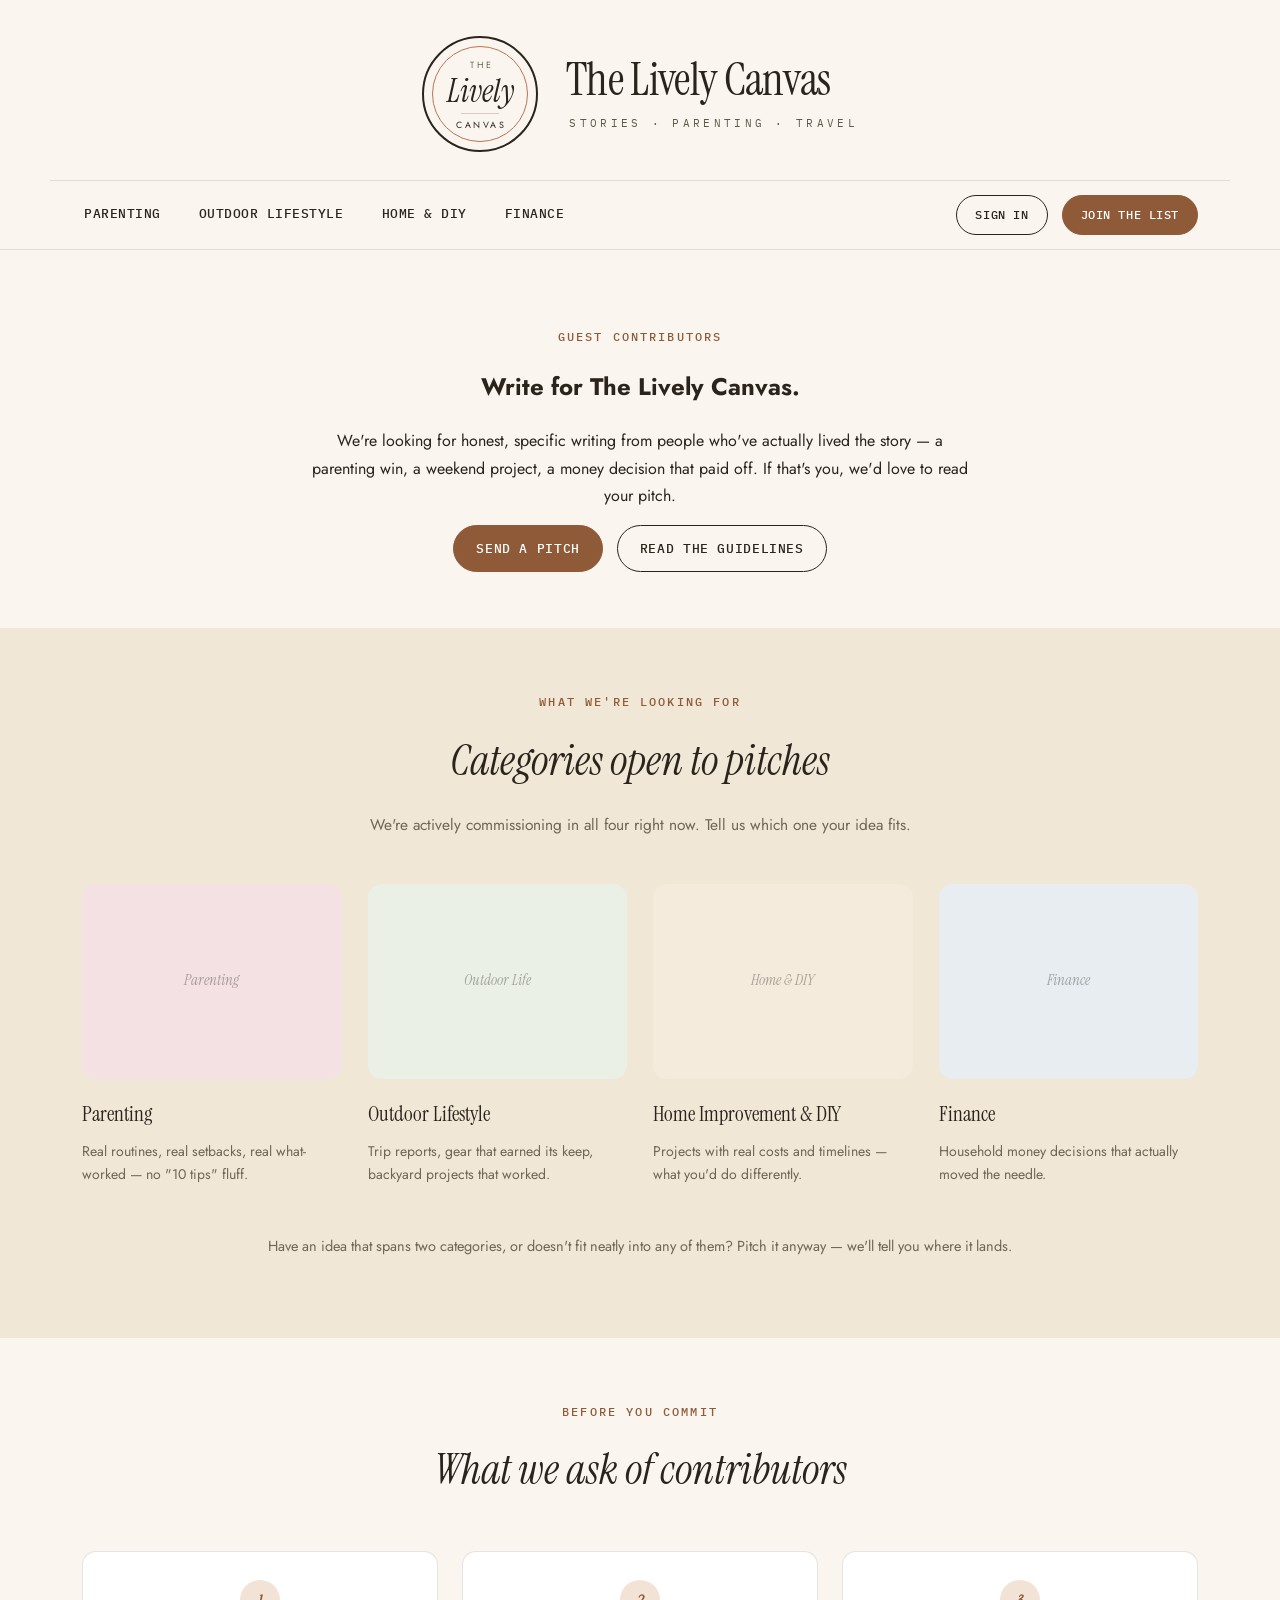
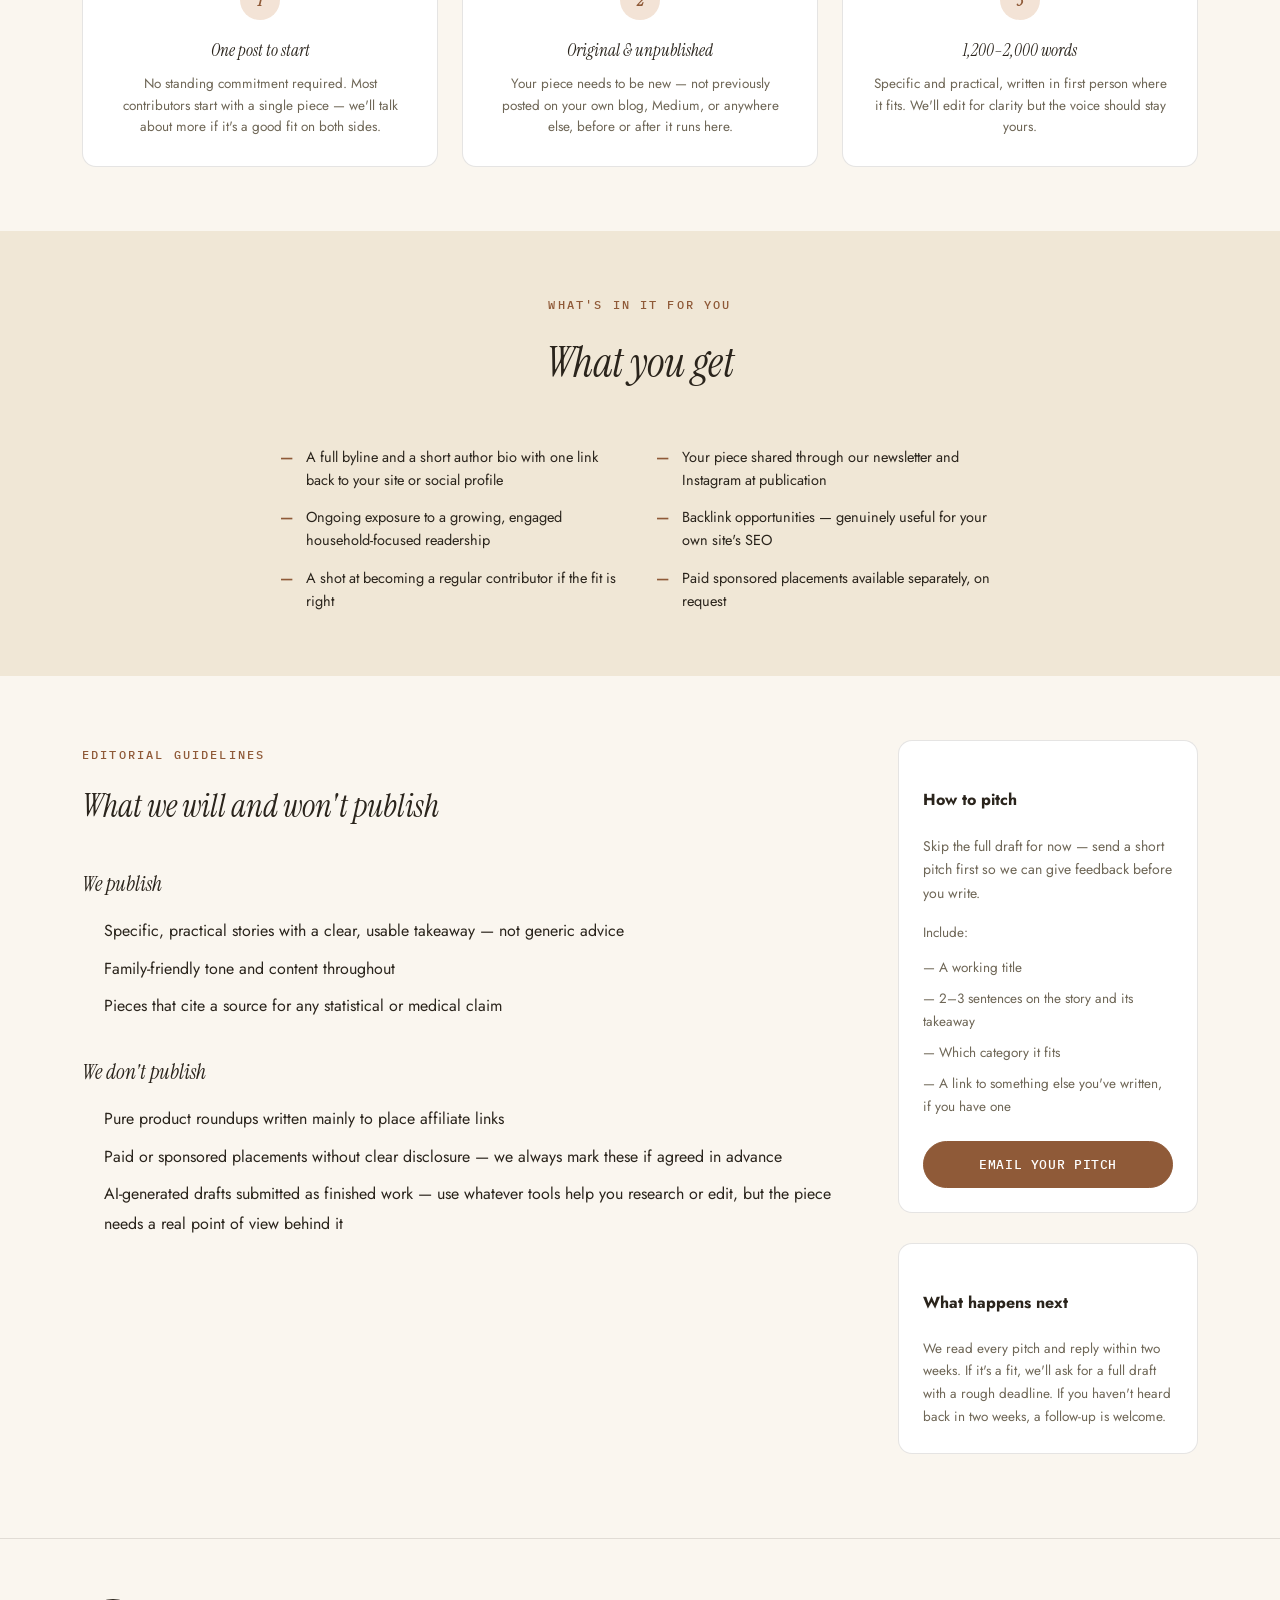
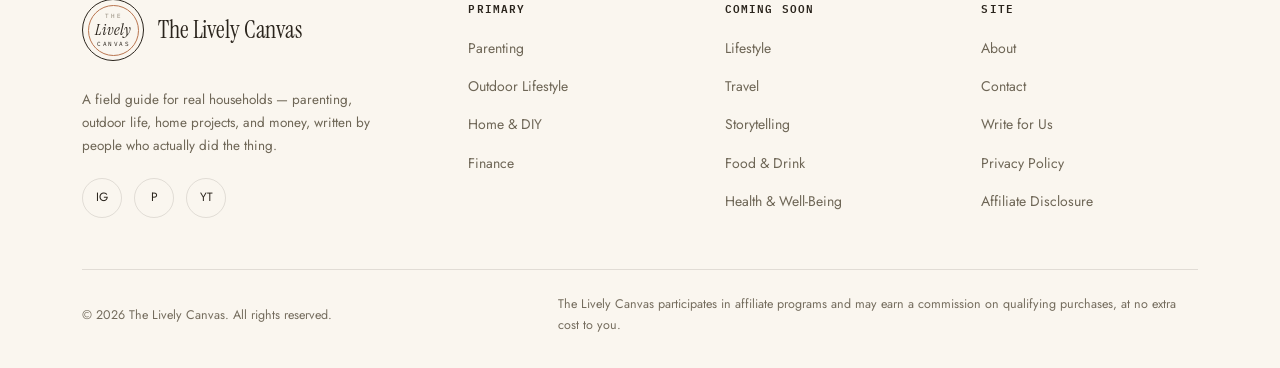
<file: write-for-us.html>
<!DOCTYPE html>
<html lang="en">
<head>
<meta charset="UTF-8">
<meta name="viewport" content="width=device-width, initial-scale=1.0">
<title>Write for Us — The Lively Canvas</title>
<meta name="description" content="Pitch a guest post for The Lively Canvas — Parenting, Outdoor Lifestyle, Home Improvement & DIY, and Finance.">
<link rel="icon" type="image/svg+xml" href="favicon.svg">
<link rel="icon" type="image/png" sizes="32x32" href="favicon-32.png">
<link rel="icon" type="image/png" sizes="16x16" href="favicon-16.png">
<link rel="apple-touch-icon" href="apple-touch-icon.png">
<link rel="preconnect" href="https://fonts.googleapis.com">
<link href="https://fonts.googleapis.com/css2?family=Instrument+Serif:ital@0;1&family=IBM+Plex+Mono:wght@400;500&family=Jost:wght@400;500;600&display=swap" rel="stylesheet">
<link rel="stylesheet" href="styles.css">
</head>
<body>

<a href="#main-content" class="skip-link">Skip to main content</a>

<header class="site-header">
  <div class="header-brand-row">
    <a href="index.html" class="brand-seal brand-seal--hero">
      <span class="seal-ring" aria-hidden="true">
        <span class="seal-ring-inner">
          <span class="seal-the">THE</span>
          <span class="seal-letter">Lively</span>
          <span class="seal-divider"></span>
          <span class="seal-canvas">CANVAS</span>
        </span>
      </span>
      <span class="seal-text">
        <span class="seal-word">The Lively Canvas</span>
        <span class="seal-tagline">Stories · Parenting · Travel</span>
      </span>
    </a>
  </div>
  <div class="header-row">
    <nav class="primary-nav" aria-label="Primary">
      <a href="category.html?cat=parenting">Parenting</a>
      <a href="category.html?cat=outdoor">Outdoor Lifestyle</a>
      <a href="category.html?cat=diy">Home &amp; DIY</a>
      <a href="category.html?cat=finance">Finance</a>
    </nav>
    <div class="header-actions">
      <a href="index.html#newsletter" class="btn btn-ghost btn-sm">Sign in</a>
      <a href="index.html#newsletter" class="btn btn-solid btn-sm">Join the list</a>
      <button class="nav-toggle" aria-label="Menu" aria-expanded="false" aria-controls="mobile-nav"><span></span><span></span><span></span></button>
    </div>
  </div>
  <nav class="mobile-nav" id="mobile-nav" aria-label="Mobile">
    <a href="category.html?cat=parenting">Parenting</a>
    <a href="category.html?cat=outdoor">Outdoor Lifestyle</a>
    <a href="category.html?cat=diy">Home &amp; DIY</a>
    <a href="category.html?cat=finance">Finance</a>
    <a href="index.html#newsletter">Join the list</a>
  </nav>
</header>

<main id="main-content">

  <!-- HERO -->
  <section class="hero" style="padding-bottom:56px;">
    <div class="wrap" style="max-width:720px; text-align:center; margin:0 auto;">
      <span class="eyebrow">Guest contributors</span>
      <h1 style="margin-top:18px;">Write for <span class="accent">The Lively Canvas.</span></h1>
      <p class="lede" style="margin-left:auto; margin-right:auto;">We're looking for honest, specific writing from people who've actually lived the story — a parenting win, a weekend project, a money decision that paid off. If that's you, we'd love to read your pitch.</p>
      <div class="hero-cta" style="justify-content:center;">
        <a href="#pitch" class="btn btn-solid">Send a pitch</a>
        <a href="#guidelines" class="btn btn-ghost">Read the guidelines</a>
      </div>
    </div>
  </section>

  <!-- CATEGORIES SEEKING -->
  <section class="section tinted">
    <div class="wrap">
      <div class="section-head">
        <span class="eyebrow">What we're looking for</span>
        <h2>Categories open to pitches</h2>
        <p>We're actively commissioning in all four right now. Tell us which one your idea fits.</p>
      </div>

      <div class="feature-grid">
        <div class="feature-card">
          <div class="feature-photo rose">Parenting</div>
          <h3>Parenting</h3>
          <p>Real routines, real setbacks, real what-worked — no "10 tips" fluff.</p>
        </div>
        <div class="feature-card">
          <div class="feature-photo sage">Outdoor Life</div>
          <h3>Outdoor Lifestyle</h3>
          <p>Trip reports, gear that earned its keep, backyard projects that worked.</p>
        </div>
        <div class="feature-card">
          <div class="feature-photo caramel">Home &amp; DIY</div>
          <h3>Home Improvement &amp; DIY</h3>
          <p>Projects with real costs and timelines — what you'd do differently.</p>
        </div>
        <div class="feature-card">
          <div class="feature-photo slate">Finance</div>
          <h3>Finance</h3>
          <p>Household money decisions that actually moved the needle.</p>
        </div>
      </div>

      <p style="text-align:center; color:var(--ink-soft); font-size:14.5px; margin-top:36px;">
        Have an idea that spans two categories, or doesn't fit neatly into any of them? Pitch it anyway — we'll tell you where it lands.
      </p>
    </div>
  </section>

  <!-- TIME COMMITMENT -->
  <section class="section">
    <div class="wrap">
      <div class="section-head">
        <span class="eyebrow">Before you commit</span>
        <h2>What we ask of contributors</h2>
      </div>

      <div class="commit-grid">
        <div class="commit-card">
          <div class="num-badge" aria-hidden="true">1</div>
          <h3>One post to start</h3>
          <p>No standing commitment required. Most contributors start with a single piece — we'll talk about more if it's a good fit on both sides.</p>
        </div>
        <div class="commit-card">
          <div class="num-badge" aria-hidden="true">2</div>
          <h3>Original &amp; unpublished</h3>
          <p>Your piece needs to be new — not previously posted on your own blog, Medium, or anywhere else, before or after it runs here.</p>
        </div>
        <div class="commit-card">
          <div class="num-badge" aria-hidden="true">3</div>
          <h3>1,200–2,000 words</h3>
          <p>Specific and practical, written in first person where it fits. We'll edit for clarity but the voice should stay yours.</p>
        </div>
      </div>
    </div>
  </section>

  <!-- WHAT YOU GET -->
  <section class="section tinted">
    <div class="wrap" style="max-width:820px;">
      <div class="section-head">
        <span class="eyebrow">What's in it for you</span>
        <h2>What you get</h2>
      </div>
      <ul class="benefit-list">
        <li>A full byline and a short author bio with one link back to your site or social profile</li>
        <li>Your piece shared through our newsletter and Instagram at publication</li>
        <li>Ongoing exposure to a growing, engaged household-focused readership</li>
        <li>Backlink opportunities — genuinely useful for your own site's SEO</li>
        <li>A shot at becoming a regular contributor if the fit is right</li>
        <li>Paid sponsored placements available separately, on request</li>
      </ul>
    </div>
  </section>

  <!-- GUIDELINES + PITCH FORM -->
  <section class="section" id="guidelines">
    <div class="wrap">
      <div class="post-layout">
        <div>
          <span class="eyebrow">Editorial guidelines</span>
          <h2 style="font-family:var(--font-display); font-style:italic; font-size:32px; font-weight:500; margin:12px 0 24px;">What we will and won't publish</h2>

          <div class="article-body" style="font-size:16px; max-width:none; margin:0;">
            <h3>We publish</h3>
            <ul>
              <li>Specific, practical stories with a clear, usable takeaway — not generic advice</li>
              <li>Family-friendly tone and content throughout</li>
              <li>Pieces that cite a source for any statistical or medical claim</li>
            </ul>

            <h3>We don't publish</h3>
            <ul>
              <li>Pure product roundups written mainly to place affiliate links</li>
              <li>Paid or sponsored placements without clear disclosure — we always mark these if agreed in advance</li>
              <li>AI-generated drafts submitted as finished work — use whatever tools help you research or edit, but the piece needs a real point of view behind it</li>
            </ul>
          </div>
        </div>

        <aside class="sidebar">
          <div class="widget" id="pitch">
            <h4>How to pitch</h4>
            <p style="font-size:14px; color:var(--ink-soft); margin-bottom:16px;">Skip the full draft for now — send a short pitch first so we can give feedback before you write.</p>
            <p style="font-size:13.5px; color:var(--ink-soft); margin-bottom:12px;">Include:</p>
            <ul style="display:flex; flex-direction:column; gap:8px; margin-bottom:22px;">
              <li style="font-size:13.5px; color:var(--ink-soft);">— A working title</li>
              <li style="font-size:13.5px; color:var(--ink-soft);">— 2–3 sentences on the story and its takeaway</li>
              <li style="font-size:13.5px; color:var(--ink-soft);">— Which category it fits</li>
              <li style="font-size:13.5px; color:var(--ink-soft);">— A link to something else you've written, if you have one</li>
            </ul>
            <a href="mailto:writeforus@thelivelycanvas.com?subject=Guest%20pitch%20for%20The%20Lively%20Canvas" class="btn btn-solid" style="width:100%; justify-content:center;">Email your pitch</a>
          </div>

          <div class="widget">
            <h4>What happens next</h4>
            <p style="font-size:13.5px; color:var(--ink-soft); margin:0;">We read every pitch and reply within two weeks. If it's a fit, we'll ask for a full draft with a rough deadline. If you haven't heard back in two weeks, a follow-up is welcome.</p>
          </div>
        </aside>
      </div>
    </div>
  </section>

</main>

<footer class="site-footer">
  <div class="wrap">
    <div class="footer-grid">
      <div class="footer-brand">
        <a href="index.html" class="brand-seal">
          <span class="seal-ring" aria-hidden="true"><span class="seal-ring-inner"><span class="seal-the">THE</span><span class="seal-letter">Lively</span><span class="seal-canvas">CANVAS</span></span></span>
          <span class="seal-word">The Lively Canvas</span>
        </a>
        <p>A field guide for real households — parenting, outdoor life, home projects, and money, written by people who actually did the thing.</p>
        <div class="social-row">
          <a href="#" aria-label="Instagram">IG</a>
          <a href="#" aria-label="Pinterest">P</a>
          <a href="#" aria-label="YouTube">YT</a>
        </div>
      </div>
      <div class="footer-col">
        <h3>Primary</h3>
        <ul>
          <li><a href="category.html?cat=parenting">Parenting</a></li>
          <li><a href="category.html?cat=outdoor">Outdoor Lifestyle</a></li>
          <li><a href="category.html?cat=diy">Home &amp; DIY</a></li>
          <li><a href="category.html?cat=finance">Finance</a></li>
        </ul>
      </div>
      <div class="footer-col">
        <h3>Coming soon</h3>
        <ul>
          <li><a href="#">Lifestyle</a></li>
          <li><a href="#">Travel</a></li>
          <li><a href="#">Storytelling</a></li>
          <li><a href="#">Food &amp; Drink</a></li>
          <li><a href="#">Health &amp; Well-Being</a></li>
        </ul>
      </div>
      <div class="footer-col">
        <h3>Site</h3>
        <ul>
          <li><a href="#">About</a></li>
          <li><a href="#">Contact</a></li>
          <li><a href="write-for-us.html">Write for Us</a></li>
          <li><a href="#">Privacy Policy</a></li>
          <li><a href="#">Affiliate Disclosure</a></li>
        </ul>
      </div>
    </div>
    <div class="footer-bottom">
      <p>© 2026 The Lively Canvas. All rights reserved.</p>
      <p class="disclosure">The Lively Canvas participates in affiliate programs and may earn a commission on qualifying purchases, at no extra cost to you.</p>
    </div>
  </div>
</footer>

<script src="script.js"></script>
</body>
</html>
</file>
<file: styles.css>
/* =========================================================
   The Lively Canvas — design tokens
   (identity: round seal mark, Instrument Serif + IBM Plex Mono)
   ========================================================= */
:root{
  --canvas:      #FAF6EF;
  --canvas-deep: #F0E7D6;
  --card:        #FFFFFF;
  --ink:         #2A241C;
  --ink-soft:    #6E6656;
  --ink-faint:   #746C5D;  /* WCAG AA: 4.8:1 on canvas (was #97907F at 2.95:1) */
  --line:        rgba(42,36,28,0.12);

  --brand:       #B9754F;  /* decorative only — seal ring border, large-text accent (3.4:1, passes non-text/large-text 3:1) */
  --brand-ink:   #8F5A38;  /* accessible brand for text/buttons — 5.3:1 on canvas, 5.7:1 white-on-brand (was #B9754F at 3.4–3.7:1, failed AA) */
  --brand-ink-hover: #754A2E;
  --brand-soft:  #F3E3D6;

  --rose:        #85575D;  /* Parenting — WCAG AA 4.7:1 on rose-soft (was #B4767E at 2.9:1) */
  --rose-soft:   #F3E1E3;
  --sage:        #5F6D5A;  /* Outdoor Lifestyle — WCAG AA 4.8:1 on sage-soft (was #8CA084 at 2.4:1) */
  --sage-soft:   #EAF0E6;
  --caramel:     #7D633F;  /* Home Improvement & DIY — WCAG AA 4.8:1 on caramel-soft (was #C39A63 at 2.2:1) */
  --caramel-soft:#F5EBDC;
  --slate:       #5A6A78;  /* Finance — WCAG AA 4.7:1 on slate-soft (was #7D93A6 at 2.7:1) */
  --slate-soft:  #E7EDF1;

  --radius: 4px;
  --radius-lg: 14px;
  --max: 1180px;

  --font-display: 'Instrument Serif', Georgia, serif;
  --font-mono: 'IBM Plex Mono', 'SF Mono', monospace;
  --font-body: 'Jost', 'Inter', -apple-system, BlinkMacSystemFont, sans-serif;
}

*, *::before, *::after{ box-sizing: border-box; }
html{ scroll-behavior: smooth; }

body{
  margin:0;
  background: var(--canvas);
  color: var(--ink);
  font-family: var(--font-body);
  font-size: 16px;
  line-height: 1.7;
  -webkit-font-smoothing: antialiased;
}

img{ max-width:100%; display:block; }
a{ color: inherit; text-decoration: none; }
ul{ list-style:none; margin:0; padding:0; }
button{ font-family: inherit; cursor:pointer; }
input{ font-family: inherit; }

/* =========================================================
   Accessibility helpers
   ========================================================= */
.visually-hidden{
  position:absolute; width:1px; height:1px; padding:0; margin:-1px;
  overflow:hidden; clip:rect(0,0,0,0); white-space:nowrap; border:0;
}
.skip-link{
  position:absolute; left:12px; top:-60px; z-index:1000;
  background: var(--ink); color:#fff; padding:12px 20px; border-radius: var(--radius);
  font-family: var(--font-mono); font-size:13px; letter-spacing:.04em;
  transition: top .15s ease;
}
.skip-link:focus{ top:12px; }

:focus-visible{ outline: 2px solid var(--ink); outline-offset: 2px; }
.btn-solid:focus-visible, .pagination a.active:focus-visible, .social-row a:hover:focus-visible{
  outline-color: var(--ink);
}

@media (prefers-reduced-motion: reduce){
  html{ scroll-behavior: auto; }
  *, *::before, *::after{ animation-duration: 0.01ms !important; animation-iteration-count: 1 !important; transition-duration: 0.01ms !important; }
}

.wrap{ max-width: var(--max); margin: 0 auto; padding: 0 32px; }

.eyebrow{
  font-family: var(--font-mono);
  font-size: 12px;
  letter-spacing: 0.18em;
  text-transform: uppercase;
  font-weight: 500;
  color: var(--brand-ink);
}

/* =========================================================
   Header
   ========================================================= */
.site-header{
  background: var(--canvas);
  border-bottom: 1px solid var(--line);
}
.header-row{
  display:flex; align-items:center; justify-content:space-between;
  padding: 14px 32px; max-width: var(--max); margin: 0 auto; gap: 24px;
  border-top: 1px solid var(--line);
}
.brand-seal{ display:inline-flex; align-items:center; gap:14px; white-space:nowrap; }
.brand-seal .seal-ring{
  width:62px; height:62px; border-radius:50%; flex:none;
  border:1.4px solid var(--ink);
  display:flex; align-items:center; justify-content:center;
}
.brand-seal .seal-ring-inner{
  width:51px; height:51px; border-radius:50%;
  border:1px solid var(--brand);
  display:flex; flex-direction:column; align-items:center; justify-content:center; gap:3px;
}
.brand-seal .seal-the, .brand-seal .seal-canvas{
  font-family: var(--font-mono); font-size: 6px; line-height:1; color: var(--ink);
}
.brand-seal .seal-the{ letter-spacing: .28em; padding-left: .28em; color: #8A8170; }
.brand-seal .seal-canvas{ letter-spacing: .24em; padding-left: .24em; }
.brand-seal .seal-letter{
  font-family: var(--font-display); font-style: italic; font-size: 16px; line-height: 1; color: var(--ink);
}
.brand-seal .seal-word{
  font-family: var(--font-display); font-size: 24px; letter-spacing: -0.005em; color: var(--ink);
}

/* =========================================================
   Header masthead — hero-scale lockup (exact "chosen direction"
   primary seal: 116px/96px rings, divider, wordmark + tagline)
   ========================================================= */
.header-brand-row{
  display:flex; justify-content:center;
  padding: 36px 32px 28px; max-width: var(--max); margin: 0 auto;
}
.brand-seal--hero{ gap:28px; white-space:normal; }
.brand-seal--hero .seal-ring{ width:116px; height:116px; border-width:2px; }
.brand-seal--hero .seal-ring-inner{ width:96px; height:96px; gap:6px; }
.brand-seal--hero .seal-the{
  font-family: inherit; font-size:9px; letter-spacing:.32em; padding-left:.32em; color: var(--ink-soft);
}
.brand-seal--hero .seal-letter{ font-size:32px; }
.brand-seal--hero .seal-divider{ width:38px; height:1px; background:#D8CDB8; }
.brand-seal--hero .seal-canvas{
  font-family: inherit; font-size:9px; letter-spacing:.28em; padding-left:.28em; color: var(--ink);
}
.brand-seal--hero .seal-text{ display:flex; flex-direction:column; gap:12px; }
.brand-seal--hero .seal-word{ font-size:46px; line-height:1; letter-spacing:-.015em; }
.brand-seal--hero .seal-tagline{
  font-family: var(--font-mono); font-size:11px; letter-spacing:.3em; text-transform:uppercase;
  color:#5E574A; padding-left:.3em;
}

.primary-nav{ display:flex; gap: 34px; font-family: var(--font-mono); }
.primary-nav a{
  font-size: 13px; font-weight: 500; letter-spacing: 0.04em; text-transform: uppercase;
  padding: 6px 2px; border-bottom: 1px solid transparent;
  transition: border-color .15s ease, color .15s ease;
}
.primary-nav a:hover, .primary-nav a.active{ border-color: var(--brand-ink); color: var(--brand-ink); }

.header-actions{ display:flex; align-items:center; gap:14px; }
.btn{
  display:inline-flex; align-items:center; gap:8px; font-family: var(--font-mono);
  font-size: 12.5px; font-weight: 500; letter-spacing: 0.05em; text-transform: uppercase;
  padding: 12px 22px; border-radius: 999px; border: 1px solid var(--ink);
  transition: transform .15s ease, background .18s ease, color .18s ease, border-color .18s ease;
}
.btn-solid{ background: var(--brand-ink); color: #fff; border-color: var(--brand-ink); }
.btn-solid:hover{ transform: translateY(-1px); background: var(--brand-ink-hover); border-color: var(--brand-ink-hover); }
.btn-ghost{ background: transparent; color: var(--ink); }
.btn-ghost:hover{ border-color: var(--brand-ink); color: var(--brand-ink); }
.btn-sm{ padding: 9px 18px; font-size: 11.5px; }

.nav-toggle{
  display:none; background:none; border:none;
  flex-direction:column; gap:5px; padding: 11px;
  min-width:44px; min-height:44px; align-items:center; justify-content:center;
}
.nav-toggle span{ width:22px; height:1.5px; background:var(--ink); display:block; }
.mobile-nav{ display:none; flex-direction:column; padding: 6px 32px 24px; border-bottom: 1px solid var(--line); }
.mobile-nav.open{ display:flex; }
.mobile-nav a{ padding: 14px 0; font-family: var(--font-mono); font-size:14px; font-weight:500; letter-spacing:.03em; text-transform:uppercase; border-bottom:1px solid var(--line); }
.mobile-nav a:last-child{ border-bottom:none; }

/* =========================================================
   Hero — personal welcome + photo collage
   ========================================================= */
.hero{ padding: 72px 0 88px; }
.hero-grid{
  display:grid; grid-template-columns: 1fr 1fr; gap: 64px; align-items:center;
}
.hero-copy .eyebrow{ display:block; margin-bottom: 18px; }
.hero-copy h1{
  font-family: var(--font-display); font-weight: 500; font-style: italic;
  font-size: clamp(36px, 4.6vw, 54px); line-height: 1.18; letter-spacing: -0.005em;
  margin: 0 0 22px; color: var(--ink);
}
.hero-copy h1 .accent{ color: var(--brand); }
.hero-copy p.lede{ font-size: 17px; color: var(--ink-soft); max-width: 480px; margin: 0 0 32px; line-height:1.8; }
.hero-cta{ display:flex; gap:14px; flex-wrap: wrap; }

.photo-collage{
  display:grid;
  grid-template-columns: repeat(3, 1fr);
  grid-template-rows: repeat(3, 70px);
  gap: 10px;
}
.photo-collage .ph{
  border-radius: var(--radius-lg);
  display:flex; align-items:center; justify-content:center;
  font-family: var(--font-display); font-style: italic; color: rgba(58,50,44,0.35);
  font-size: 13px;
}
.photo-collage .ph1{ grid-column: 1 / 3; grid-row: 1 / 3; background: linear-gradient(135deg, var(--rose-soft), var(--brand-soft)); }
.photo-collage .ph2{ grid-column: 3; grid-row: 1 / 2; background: var(--sage-soft); }
.photo-collage .ph3{ grid-column: 3; grid-row: 2 / 4; background: var(--caramel-soft); }
.photo-collage .ph4{ grid-column: 1; grid-row: 3; background: var(--slate-soft); }
.photo-collage .ph5{ grid-column: 2; grid-row: 3; background: var(--brand-soft); }

/* =========================================================
   Section shells
   ========================================================= */
.section{ padding: 64px 0; }
.section.tinted{ background: var(--canvas-deep); }
.section-head{ text-align:center; max-width: 620px; margin: 0 auto 46px; }
.section-head .eyebrow{ display:block; margin-bottom: 12px; }
.section-head h2{
  font-family: var(--font-display); font-style: italic; font-size: clamp(30px, 3.6vw, 42px);
  font-weight: 500; margin: 0 0 12px; color: var(--ink);
}
.section-head p{ color: var(--ink-soft); font-size: 15.5px; }

/* =========================================================
   "What we cover" — category feature cards (photo-card style)
   ========================================================= */
.feature-grid{
  display:grid; grid-template-columns: repeat(4, 1fr); gap: 26px;
}
.feature-card{ display:flex; flex-direction:column; }
.feature-photo{
  aspect-ratio: 4/3; border-radius: var(--radius-lg); margin-bottom: 18px;
  display:flex; align-items:center; justify-content:center;
  font-family: var(--font-display); font-style:italic; font-size:15px; color: rgba(58,50,44,0.4);
  transition: transform .3s ease;
  overflow:hidden;
}
.feature-card:hover .feature-photo{ transform: scale(1.02); }
.feature-photo.rose{ background: var(--rose-soft); }
.feature-photo.sage{ background: var(--sage-soft); }
.feature-photo.caramel{ background: var(--caramel-soft); }
.feature-photo.slate{ background: var(--slate-soft); }
.feature-card h3{ font-family: var(--font-display); font-size:21px; font-weight:500; margin: 0 0 8px; }
.feature-card p{ font-size: 14px; color: var(--ink-soft); margin: 0 0 12px; line-height:1.65; }
.feature-card .read-link{
  font-size: 11.5px; letter-spacing:.08em; text-transform:uppercase; font-weight:600;
  color: var(--ink); border-bottom: 1px solid var(--ink); padding-bottom:2px; display:inline-block; width:fit-content;
}
.feature-card:hover .read-link{ color: var(--brand-ink); border-color: var(--brand-ink); }

/* Category label pill (softer, minimal) */
.pill{
  display:inline-block; font-family: var(--font-mono);
  font-size: 11px; letter-spacing: 0.08em; text-transform: uppercase;
  font-weight: 600; padding: 6px 13px; border-radius: 999px;
}
.pill.rose{ background: var(--rose-soft); color: var(--rose); }
.pill.sage{ background: var(--sage-soft); color: var(--sage); }
.pill.caramel{ background: var(--caramel-soft); color: var(--caramel); }
.pill.slate{ background: var(--slate-soft); color: var(--slate); }
.pill.outline{ background: transparent; border: 1px solid var(--line); color: var(--ink-soft); }

/* =========================================================
   Post photo-card grid ("Hot off the press")
   ========================================================= */
.post-card-grid{ display:grid; grid-template-columns: repeat(3, 1fr); gap: 34px 28px; }
.post-card{ display:flex; flex-direction:column; }
.post-card-photo{
  aspect-ratio: 3/2; border-radius: var(--radius-lg); margin-bottom: 18px;
  display:flex; align-items:center; justify-content:center;
  font-family: var(--font-display); font-style:italic; font-size:28px; color: rgba(58,50,44,0.32);
  overflow:hidden; transition: transform .3s ease;
}
.post-card:hover .post-card-photo{ transform: scale(1.015); }
.post-card-photo.rose{ background: linear-gradient(160deg, var(--rose-soft), #fff); }
.post-card-photo.sage{ background: linear-gradient(160deg, var(--sage-soft), #fff); }
.post-card-photo.caramel{ background: linear-gradient(160deg, var(--caramel-soft), #fff); }
.post-card-photo.slate{ background: linear-gradient(160deg, var(--slate-soft), #fff); }
.post-card .pill{ margin-bottom: 12px; align-self:flex-start; }
.post-card h3{ font-family: var(--font-display); font-size: 19px; font-weight:500; margin: 0 0 10px; line-height:1.4; }
.post-card h3 a:hover{ color: var(--brand-ink); }
.post-card p{ font-size: 14px; color: var(--ink-soft); margin: 0 0 12px; line-height:1.65; }
.post-meta{ font-family: var(--font-mono); font-size: 11.5px; color: var(--ink-faint); letter-spacing: 0.03em; text-transform: uppercase; }

.center-cta{ text-align:center; margin-top: 48px; }

/* =========================================================
   Coming soon pills row
   ========================================================= */
.pill-row{ display:flex; flex-wrap: wrap; gap: 10px; justify-content:center; }
.pill-row .pill{ padding: 9px 16px; font-size: 11.5px; }

/* =========================================================
   Newsletter / Get in touch band
   ========================================================= */
.newsletter{
  background: var(--card);
  border: 1px solid var(--line);
  border-radius: var(--radius-lg);
  padding: 60px 56px;
  text-align:center;
  max-width: 720px;
  margin: 0 auto;
}
.newsletter h2{
  font-family: var(--font-display); font-style:italic; font-size: clamp(28px,3vw,36px); font-weight: 500; margin: 0 0 12px;
}
.newsletter p{ color: var(--ink-soft); font-size: 15px; margin:0 0 28px; }
.newsletter-form{ display:flex; gap:10px; flex-wrap: wrap; justify-content:center; }
.newsletter-form input[type="email"]{
  padding: 14px 18px; border-radius: 999px; border: 1px solid var(--line);
  background: var(--canvas); color: var(--ink); min-width: 260px; font-size: 16px;
}
.newsletter-form input::placeholder{ color: var(--ink-faint); }
.newsletter-note{ font-size: 12px; color: var(--ink-faint); margin-top: 14px; width:100%; }
.newsletter-confirm{ font-size: 13.5px; color: var(--brand-ink); margin-top: 14px; display:none; }

/* =========================================================
   Ad slot (placeholder — swap for real ad code)
   ========================================================= */
.ad-slot{
  border: 1px dashed var(--ink-faint); border-radius: var(--radius);
  background: var(--card); color: var(--ink-faint);
  font-size: 11px; letter-spacing: 0.08em; text-transform: uppercase;
  display:flex; align-items:center; justify-content:center; text-align:center; padding: 14px;
}
.ad-slot.leaderboard{ min-height: 90px; }
.ad-slot.rectangle{ min-height: 250px; }
.ad-slot.incontent{ min-height: 110px; margin: 36px 0; }

/* =========================================================
   Footer
   ========================================================= */
.site-footer{ border-top: 1px solid var(--line); padding: 60px 0 32px; margin-top: 20px; }
.footer-grid{ display:grid; grid-template-columns: 1.6fr 1fr 1fr 1fr; gap: 40px; padding-bottom: 44px; }
.footer-brand .brand-seal{ margin-bottom: 14px; }
.footer-brand p{ color: var(--ink-soft); font-size: 13.5px; max-width: 300px; line-height:1.7; }
.footer-col h3{
  font-family: var(--font-mono);
  font-size: 11px; letter-spacing: 0.1em; text-transform: uppercase; font-weight:600;
  color: var(--ink); margin: 0 0 16px;
}
.footer-col ul li{ margin-bottom: 11px; }
.footer-col a{ font-size: 14px; color: var(--ink-soft); }
.footer-col a:hover{ color: var(--brand-ink); }
.social-row{ display:flex; gap:12px; margin-top:20px; }
.social-row a{
  width:40px; height:40px; border-radius:50%; border:1px solid var(--line);
  display:flex; align-items:center; justify-content:center; font-size: 12px;
}
.social-row a:hover{ background: var(--brand-ink); border-color: var(--brand-ink); color:#fff; }
.footer-bottom{
  border-top: 1px solid var(--line); padding-top: 24px;
  display:flex; justify-content:space-between; align-items:center; flex-wrap: wrap; gap:10px;
}
.footer-bottom p{ font-size: 12.5px; color: var(--ink-faint); margin:0; }
.disclosure{ font-size: 12px; color: var(--ink-faint); max-width: 640px; }

/* =========================================================
   Article / post page
   ========================================================= */
.post-layout{ display:grid; grid-template-columns: 1fr 300px; gap: 60px; align-items: start; }
.article-header{ margin-bottom: 26px; text-align:center; max-width: 700px; margin-left:auto; margin-right:auto; }
.article-header h1{
  font-family: var(--font-display); font-style: italic; font-size: clamp(30px, 4vw, 44px); font-weight: 500;
  line-height: 1.22; margin: 18px 0 18px; color: var(--ink);
}
.article-header .lede{ font-size: 17px; color: var(--ink-soft); }
.byline{ display:flex; align-items:center; justify-content:center; gap:12px; margin-top: 22px; font-size: 13.5px; color: var(--ink-soft); }
.byline .avatar{
  width:38px; height:38px; border-radius:50%; background: var(--brand-soft); color: var(--brand-ink);
  display:flex; align-items:center; justify-content:center;
  font-family: var(--font-display); font-style:italic; font-weight:600;
}
.article-hero-img{
  width:100%; aspect-ratio: 16/8; border-radius: var(--radius-lg);
  background: linear-gradient(135deg, var(--rose-soft), var(--caramel-soft));
  margin: 32px 0 40px; display:flex; align-items:center; justify-content:center;
  font-family: var(--font-display); font-style:italic; font-size:13px; color: rgba(58,50,44,0.35);
}

.article-body{ font-size: 17px; line-height: 1.85; max-width: 66ch; margin:0 auto; }
.article-body h2{ font-family: var(--font-display); font-style:italic; font-size: 27px; font-weight:500; margin: 42px 0 14px; }
.article-body h3{ font-family: var(--font-display); font-style:italic; font-size: 21px; font-weight:500; margin: 32px 0 12px; }
.article-body p{ margin: 0 0 20px; color: var(--ink); }
.article-body ul, .article-body ol{ margin: 0 0 20px; padding-left: 22px; }
.article-body li{ margin-bottom: 8px; }
.article-body blockquote{
  font-family: var(--font-display); font-style: italic; font-size: 24px; line-height: 1.55;
  color: var(--brand); border-left: 2px solid var(--brand); margin: 36px 0; padding: 4px 0 4px 26px;
}

.pick-box{
  border: 1px solid var(--line); background: var(--card); border-radius: var(--radius-lg);
  padding: 24px; margin: 32px 0; display:flex; gap:18px; align-items:center;
}
.pick-box .pick-swatch{
  width: 64px; height:64px; border-radius: var(--radius-lg); background: var(--caramel-soft); color: var(--caramel);
  display:flex; align-items:center; justify-content:center;
  font-family: var(--font-display); font-style:italic; font-weight:600; font-size:22px; flex-shrink:0;
}
.pick-box .pick-eyebrow{ font-size:10.5px; text-transform:uppercase; letter-spacing:.08em; color:var(--caramel); font-weight:600; }
.pick-box h3{ font-family: var(--font-display); font-style:italic; font-weight: 500; font-size:18px; margin: 4px 0 6px; }
.pick-box p{ font-size: 13.5px; color: var(--ink-soft); margin:0 0 10px; }

.author-box{
  display:flex; gap:18px; border-top: 1px solid var(--line); border-bottom: 1px solid var(--line);
  padding: 30px 0; margin: 48px auto; align-items: flex-start; max-width: 66ch;
}
.author-box .avatar{ width:54px; height:54px; font-size:19px; }
.author-box h4{ font-family: var(--font-display); font-style:italic; font-size:17px; margin:0 0 6px; }
.author-box p{ font-size: 13.5px; color: var(--ink-soft); margin:0; max-width: 52ch; }

.sidebar{ display:flex; flex-direction: column; gap: 30px; position: sticky; top: 40px; }
.widget{ border: 1px solid var(--line); background: var(--card); border-radius: var(--radius-lg); padding: 24px; }
.widget h3{ font-family: var(--font-mono); font-size: 11px; text-transform:uppercase; letter-spacing:.1em; font-weight:600; color: var(--ink); margin: 0 0 18px; }
.widget-post{ display:flex; gap:12px; margin-bottom:16px; align-items:flex-start; }
.widget-post:last-child{ margin-bottom:0; }
.widget-post .num{ font-family: var(--font-display); font-style:italic; font-weight:600; color: var(--brand-ink); font-size: 18px; width:22px; flex-shrink:0; }
.widget-post h4{ font-family: var(--font-body); font-weight:500; font-size:14px; margin:0 0 4px; line-height:1.4; }
.widget-post span{ font-size:10.5px; color: var(--ink-faint); text-transform:uppercase; letter-spacing:.04em; }
.widget-newsletter p{ font-size: 13px; color: var(--ink-soft); margin: 0 0 14px; }
.widget-newsletter input{ width:100%; padding: 12px 14px; border-radius: 999px; border: 1px solid var(--line); margin-bottom:10px; font-size:16px; background:var(--canvas); }
.widget-newsletter .btn{ width:100%; justify-content:center; }

.related-grid{ display:grid; grid-template-columns: repeat(3,1fr); gap:24px; margin-top: 36px;}

/* =========================================================
   Category page header
   ========================================================= */
.cat-hero{ padding: 60px 0 46px; text-align:center; }
.cat-hero .cat-icon{
  width:56px; height:56px; border-radius:50%; margin: 0 auto 20px;
  display:flex; align-items:center; justify-content:center;
  font-family: var(--font-display); font-style:italic; font-weight:600; font-size:22px;
}
.cat-hero h1{ font-family: var(--font-display); font-style:italic; font-weight:500; font-size: clamp(32px,4.6vw,48px); margin: 0 0 14px; }
.cat-hero p{ font-size:16px; color: var(--ink-soft); max-width:52ch; margin: 0 auto; }
.pagination{ display:flex; gap:10px; justify-content:center; margin-top: 44px; }
.pagination a{
  width:44px; height:44px; border-radius:50%; border:1px solid var(--line);
  display:flex; align-items:center; justify-content:center; font-size:13px;
}
.pagination a.active{ background:var(--brand-ink); color:#fff; border-color:var(--brand-ink); }

/* =========================================================
   Write for Us — application-style sections
   ========================================================= */
.commit-grid{ display:grid; grid-template-columns: repeat(3,1fr); gap: 24px; }
.commit-card{
  background: var(--card); border: 1px solid var(--line); border-radius: var(--radius-lg);
  padding: 28px; text-align:center;
}
.commit-card .num-badge{
  width:40px; height:40px; border-radius:50%; background: var(--brand-soft); color: var(--brand-ink);
  display:flex; align-items:center; justify-content:center; margin: 0 auto 16px;
  font-family: var(--font-display); font-style:italic; font-weight:600;
}
.commit-card h3{ font-family: var(--font-display); font-style:italic; font-weight: 500; font-size:17px; margin: 0 0 8px; }
.commit-card p{ font-size: 13.5px; color: var(--ink-soft); margin:0; line-height:1.6; }

.benefit-list{ display:grid; grid-template-columns: 1fr 1fr; gap: 14px 32px; max-width: 720px; margin: 0 auto; }
.benefit-list li{
  font-size: 14.5px; color: var(--ink); padding-left: 26px; position:relative; line-height:1.6;
}
.benefit-list li::before{
  content:"—"; position:absolute; left:0; color: var(--brand-ink); font-weight:600;
}

/* =========================================================
   Responsive
   ========================================================= */
@media (max-width: 980px){
  .hero-grid{ grid-template-columns: 1fr; }
  .feature-grid{ grid-template-columns: repeat(2,1fr); }
  .post-card-grid{ grid-template-columns: repeat(2,1fr); }
  .post-layout{ grid-template-columns: 1fr; }
  .sidebar{ position:static; }
  .footer-grid{ grid-template-columns: 1fr 1fr; }
  .related-grid{ grid-template-columns: 1fr 1fr; }
  .commit-grid{ grid-template-columns: 1fr; }
  .benefit-list{ grid-template-columns: 1fr; }
}
@media (max-width: 720px){
  .primary-nav{ display:none; }
  .nav-toggle{ display:flex; }
  .header-actions .btn-ghost{ display:none; }
  .feature-grid{ grid-template-columns: 1fr; }
  .post-card-grid{ grid-template-columns: 1fr; }
  .footer-grid{ grid-template-columns: 1fr 1fr; gap:28px; }
  .related-grid{ grid-template-columns: 1fr; }
  .newsletter{ padding: 40px 28px; }
  .hero{ padding: 48px 0 56px; }
  .section{ padding: 48px 0; }
  .photo-collage{ grid-template-rows: repeat(3, 56px); }

  /* Header masthead drops to the compact seal (same exact values as the footer
     lockup) and loses its tagline line to fit phone/tablet widths. */
  .header-brand-row{ padding: 28px 24px 20px; }
  .brand-seal--hero{ gap:14px; }
  .brand-seal--hero .seal-ring{ width:62px; height:62px; border-width:1.4px; }
  .brand-seal--hero .seal-ring-inner{ width:51px; height:51px; gap:3px; }
  .brand-seal--hero .seal-the{ font-size:6px; letter-spacing:.28em; padding-left:.28em; }
  .brand-seal--hero .seal-letter{ font-size:16px; }
  .brand-seal--hero .seal-divider{ width:20px; }
  .brand-seal--hero .seal-canvas{ font-size:6px; letter-spacing:.24em; padding-left:.24em; }
  .brand-seal--hero .seal-text{ gap:4px; }
  .brand-seal--hero .seal-word{ font-size:22px; }
  .brand-seal--hero .seal-tagline{ display:none; }
}
@media (max-width: 400px){
  /* Even the compact lockup is tight side-by-side under 400px; stack it instead. */
  .brand-seal--hero{ flex-direction:column; text-align:center; gap:10px; }
  .brand-seal--hero .seal-text{ align-items:center; }
  /* The footer's seal + wordmark no longer fits one line in a 2-column footer-grid
     cell at the smallest phone widths, so let it wrap instead of overflowing. */
  .footer-brand .brand-seal{ white-space: normal; }
}
</file>
